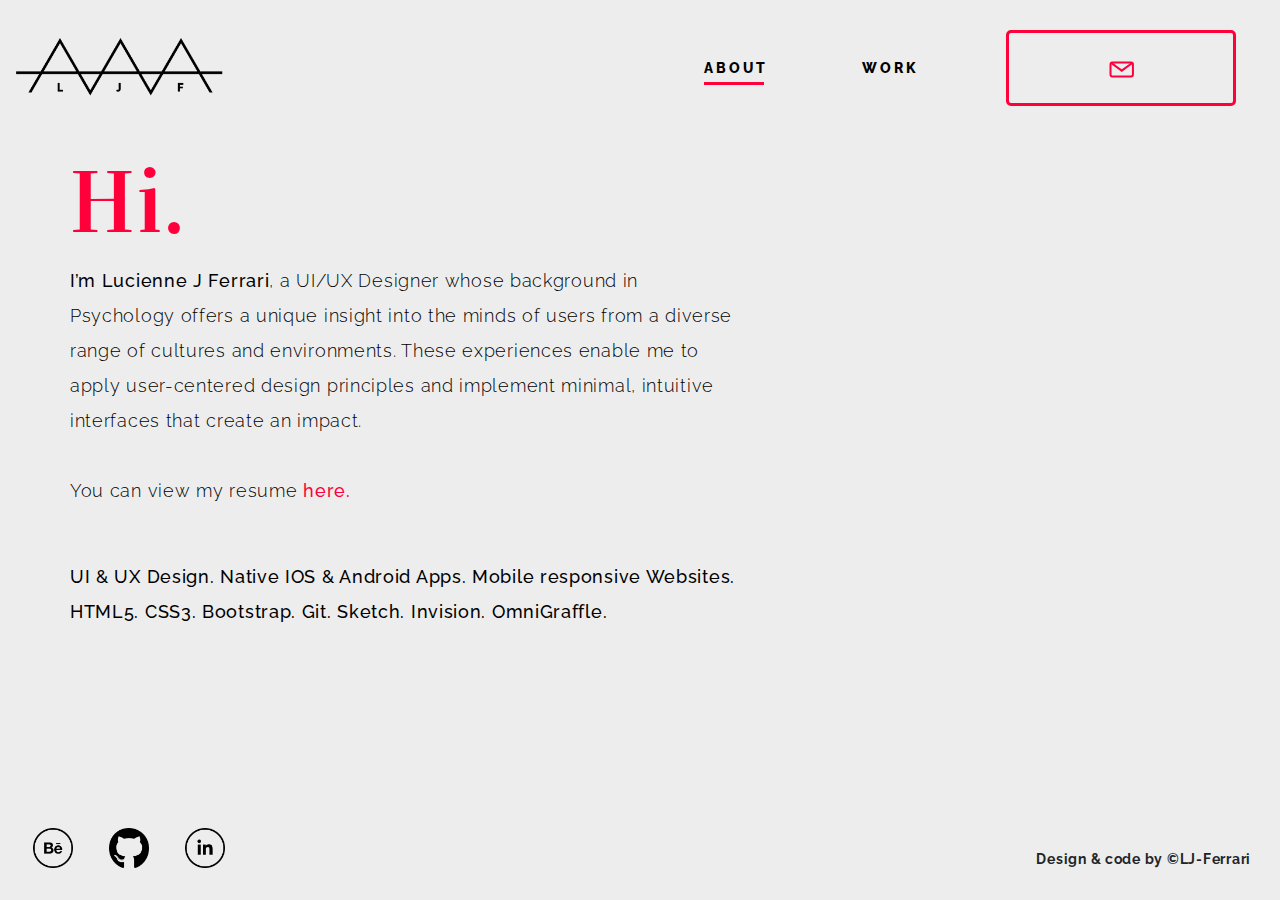
<file: index.html>
<!doctype html>
<html lang="en">
    <head>
    <!-- Required meta tags -->
        <meta charset="utf-8">
        <title>Lucienne Ferrari UI/UX Designer Portfolio </title>
        <meta name="description" content="Hi. I’m Lucienne J Ferrari, an aspiring UI/UX designer whose background in Psychology offers a unique insight into the minds of users from a diverse range of cultures and environments. These experiences enable me to apply user-centered design principles and implement minimal, intuitive interfaces that create an impact.">
        <meta property="og:title" content="Lucienne Ferrari UI/UX Designer Portfolio" />
        <meta property="og:url" content="http://www.lj-ferrari.co.uk/index.html" />
        <meta property="og:image" content="http://www.lj-ferrari.co.uk/img/LJF-logo-png.jpg">
        <meta property="og:type" content="article" />
        <meta property="og:locale" content="en_GB" />
        <meta property="og:description" content="Hi. I’m Lucienne J Ferrari, an aspiring UI/UX designer whose background in Psychology offers a unique insight into the minds of users from a diverse range of cultures and environments. These experiences enable me to apply user-centered design principles and implement minimal, intuitive interfaces that create an impact.">
        <link rel="image_src" href="http://www.lj-ferrari.co.uk/img/LJF-logo-png.jpg"/>
        <meta name="viewport" content="width=device-width, initial-scale=1, shrink-to-fit=no">

        <!-- Bootstrap CSS -->
        <link rel="stylesheet" href="https://maxcdn.bootstrapcdn.com/bootstrap/4.0.0/css/bootstrap.min.css" integrity="sha384-Gn5384xqQ1aoWXA+058RXPxPg6fy4IWvTNh0E263XmFcJlSAwiGgFAW/dAiS6JXm" crossorigin="anonymous">

        <!-- My CSS -->
        <link rel="stylesheet" href="style.css">

        <!-- Google Fonts -->
        <link href="https://fonts.googleapis.com/css?family=Raleway:300,500,700,800" rel="stylesheet">
        <link href="https://fonts.googleapis.com/css?family=Vidaloka" rel="stylesheet">
    </head>

    <body>
        
            <section id="portfolio">
        <img id="logo-mobile" src="img/ljf-logo-png.png" alt="LJF-Logo"/>
<nav class="navbar navbar-expand-lg hide">
                <button class="navbar-toggler" type="button" data-toggle="collapse" data-target="#navbarNav" aria-controls="navbarNav" aria-expanded="false" aria-label="Toggle navigation">
                    <span class="navbar-toggler-icon"><img src="img/ham-icon.svg"></span>
                </button>

                <div class="collapse navbar-collapse" id="navbarNav">

                    <ul class="navbar-nav ml-sm-auto">
                        <li class="nav-item white">
                            <a id= "about" class="nav-link-about active" href="index.html">About</a>
                        </li>
                        <li class="nav-item white">
                            <a id="work" class="nav-link-work" href="work.html">Work</a>
                        </li>
                        <li id="right-link" class="nav-item white">
                            <button id="remove-mobile-contact"><a class="contact-border" href="mailto:luciennejferrari@gmail.com"><img id="envelope-pink" src="img/Envelope.svg" alt="contact"/></a></button>
                        </li>
                    </ul>
                </div>
            </nav>
                  <!----------------->
                  
                
                <!---- Desktop Nav---->
    
               <nav class="navbar navbar-expand-sm">
                <img id="logo" src="img/ljf-logo-png.png" alt="LJF-Logo"/>
                

                <div class="collapse navbar-collapse" id="navbarNav-remove">

                    <ul class="navbar-nav ml-sm-auto">
                        <li class="nav-item white">
                            <a class="nav-link-about active" href="index.html">About</a>
                        </li>
                        <li class="nav-item white">
                            <a class="nav-link-work" href="work.html">Work</a>
                        </li>
                        <li id="right-link" class="nav-item white">
                            <button><a class="contact-border" href="mailto:luciennejferrari@gmail.com"><img id="envelope-pink" src="img/Envelope.svg" alt="contact"/></a></button>
                        </li>
                    </ul>
                </div>
            </nav>
             
                
                      <div class="container">
                <div class="row">
                    <div class="col-lg-3 col-sm-12 about">
                        <h1 id="hi"> Hi.</h1>
                    </div>
                </div>
            </div>
            <div class="container">
                <div class="row">
                    <div class="col-lg-7 col-md-8 col-sm-12 about">
                        <p class="bio"><span class="medium">I’m Lucienne J Ferrari</span>, a UI/UX Designer whose background in Psychology offers a unique insight into the minds of users from a diverse range of cultures and environments. These experiences enable me to apply user-centered design principles and implement minimal, intuitive interfaces that create an impact.
                           
                           <br>
                            <br>You can view my resume <a id ="cv" class="medium" href="img/cv.pdf">here.</a><p>
                           <br>
                            
                            <span class="medium"> UI &amp; UX Design. Native IOS &amp; Android Apps. Mobile responsive Websites. HTML5. CSS3. Bootstrap. Git. Sketch. Invision. OmniGraffle. </span>
                           
                           
                            <br> 

                           
                    </div>
                </div>
            </div>
        </section>
        
          
        

        

     <footer>
            <div id="footer" class="container-fluid">
                <div class="row justify-content-between">
                    <div class="col-sm-6 col-md-6 col text-align-left footer">
                        <a href="https://www.behance.net/luciennejferrari"><img class="social-icon left-icon" src="img/behance-icon.png" alt=""></a>
                        <a href="https://github.com/ljferrari"><img id="middle-icon" class="social-icon" src="img/github-icon.png" alt=""></a>
                        <a href="https://www.linkedin.com/in/ljferrari/"><img class= "social-icon margin-right" src="img/in-icon.png" alt=""></a>
                    </div>
                    <div id="copywrite" class="col-sm-5">
                        Design &amp; code by &copy;LJ-Ferrari
                    </div>
                </div>
            </div>
        </footer>








        <!-- Optional JavaScript -->
        <!-- jQuery first, then Popper.js, then Bootstrap JS -->
        <script src="https://code.jquery.com/jquery-3.2.1.slim.min.js" integrity="sha384-KJ3o2DKtIkvYIK3UENzmM7KCkRr/rE9/Qpg6aAZGJwFDMVNA/GpGFF93hXpG5KkN" crossorigin="anonymous"></script>
        <script src="https://cdnjs.cloudflare.com/ajax/libs/popper.js/1.12.9/umd/popper.min.js" integrity="sha384-ApNbgh9B+Y1QKtv3Rn7W3mgPxhU9K/ScQsAP7hUibX39j7fakFPskvXusvfa0b4Q" crossorigin="anonymous"></script>
        <script src="https://maxcdn.bootstrapcdn.com/bootstrap/4.0.0/js/bootstrap.min.js" integrity="sha384-JZR6Spejh4U02d8jOt6vLEHfe/JQGiRRSQQxSfFWpi1MquVdAyjUar5+76PVCmYl" crossorigin="anonymous"></script>
    </body>
</html>
</file>
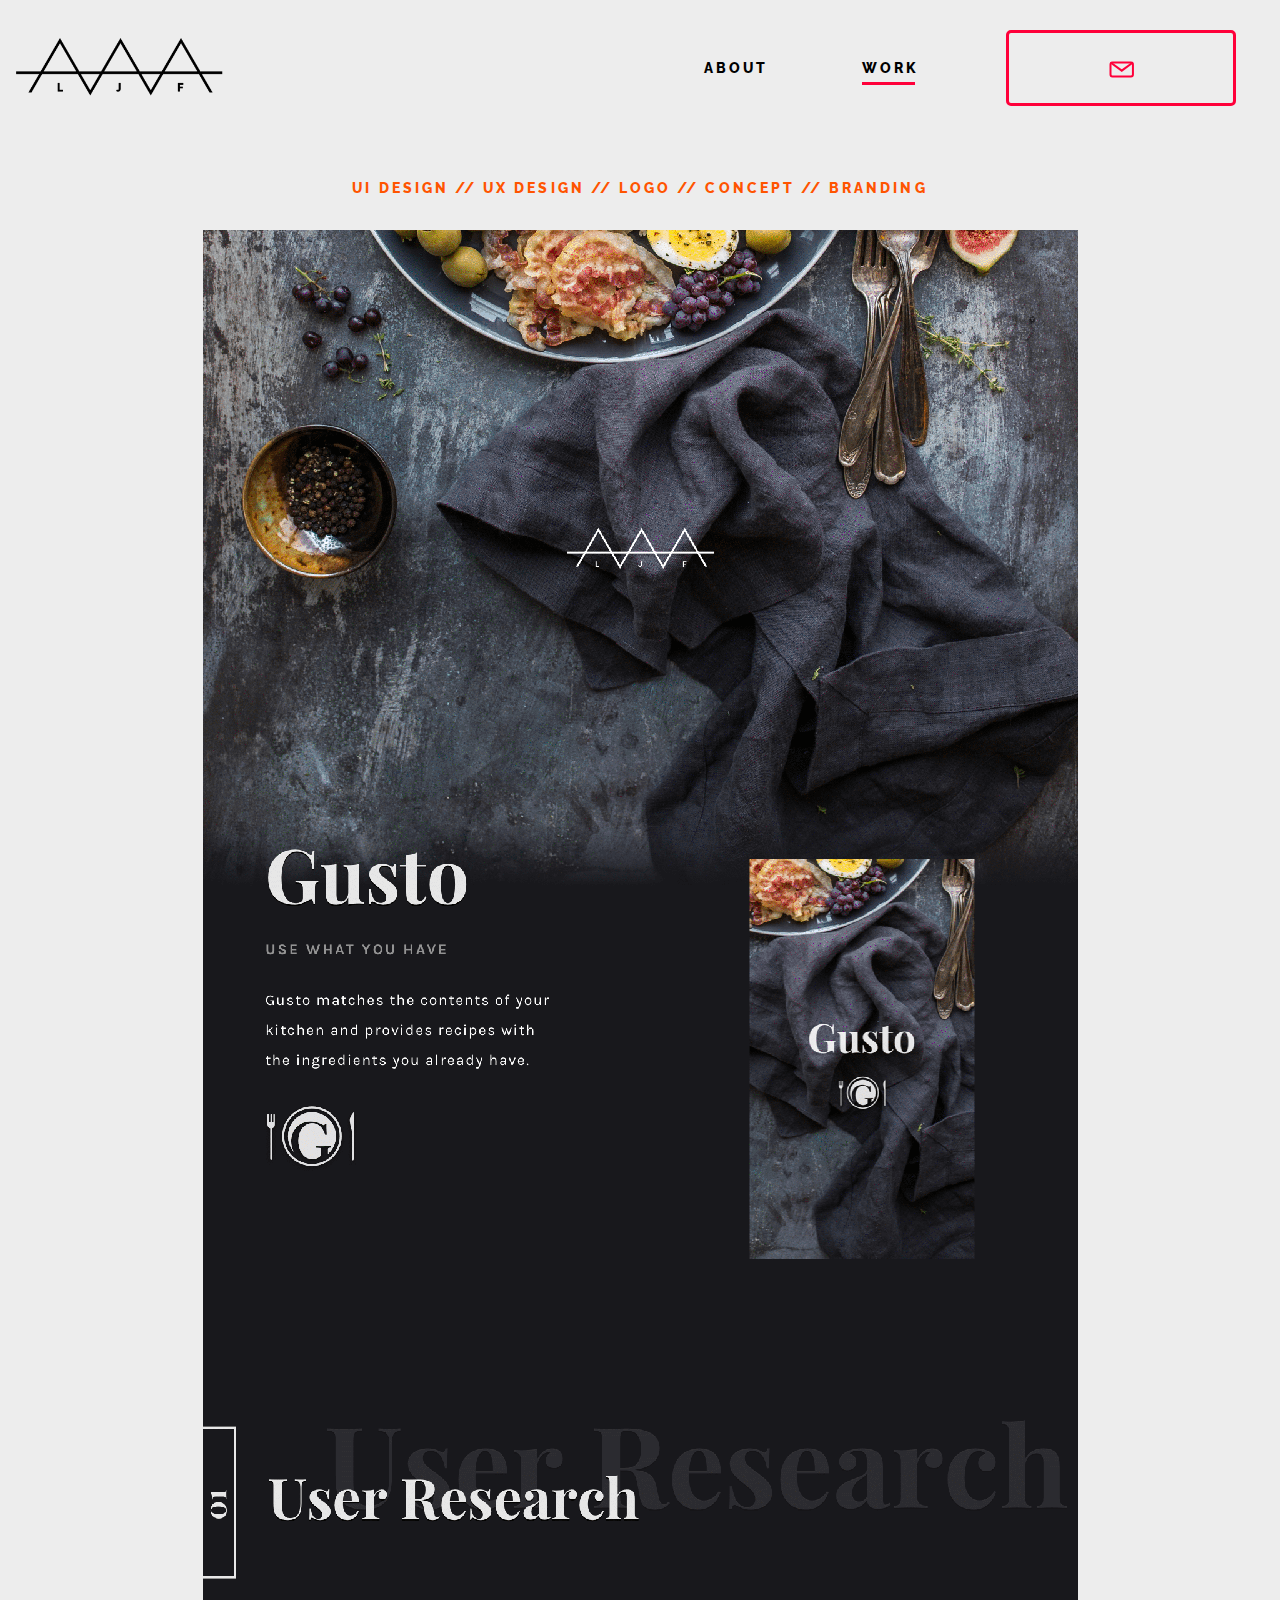
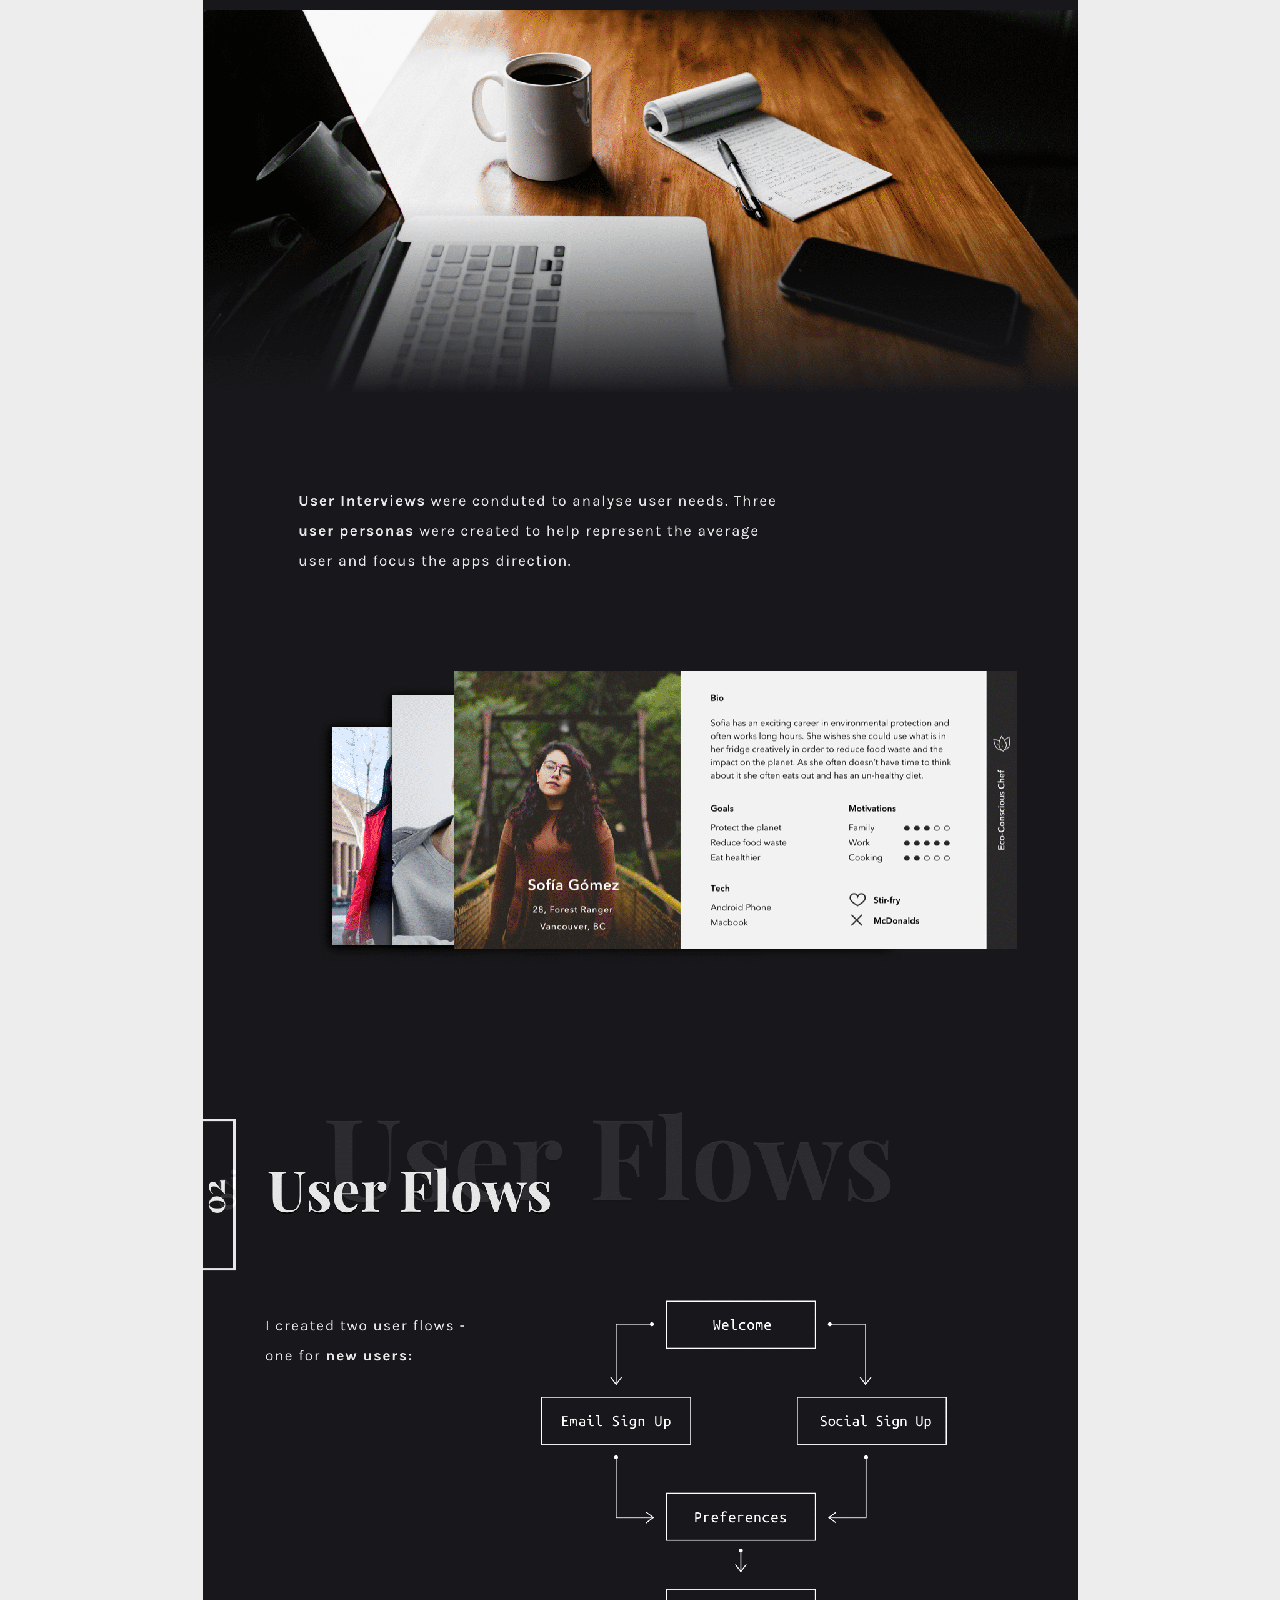
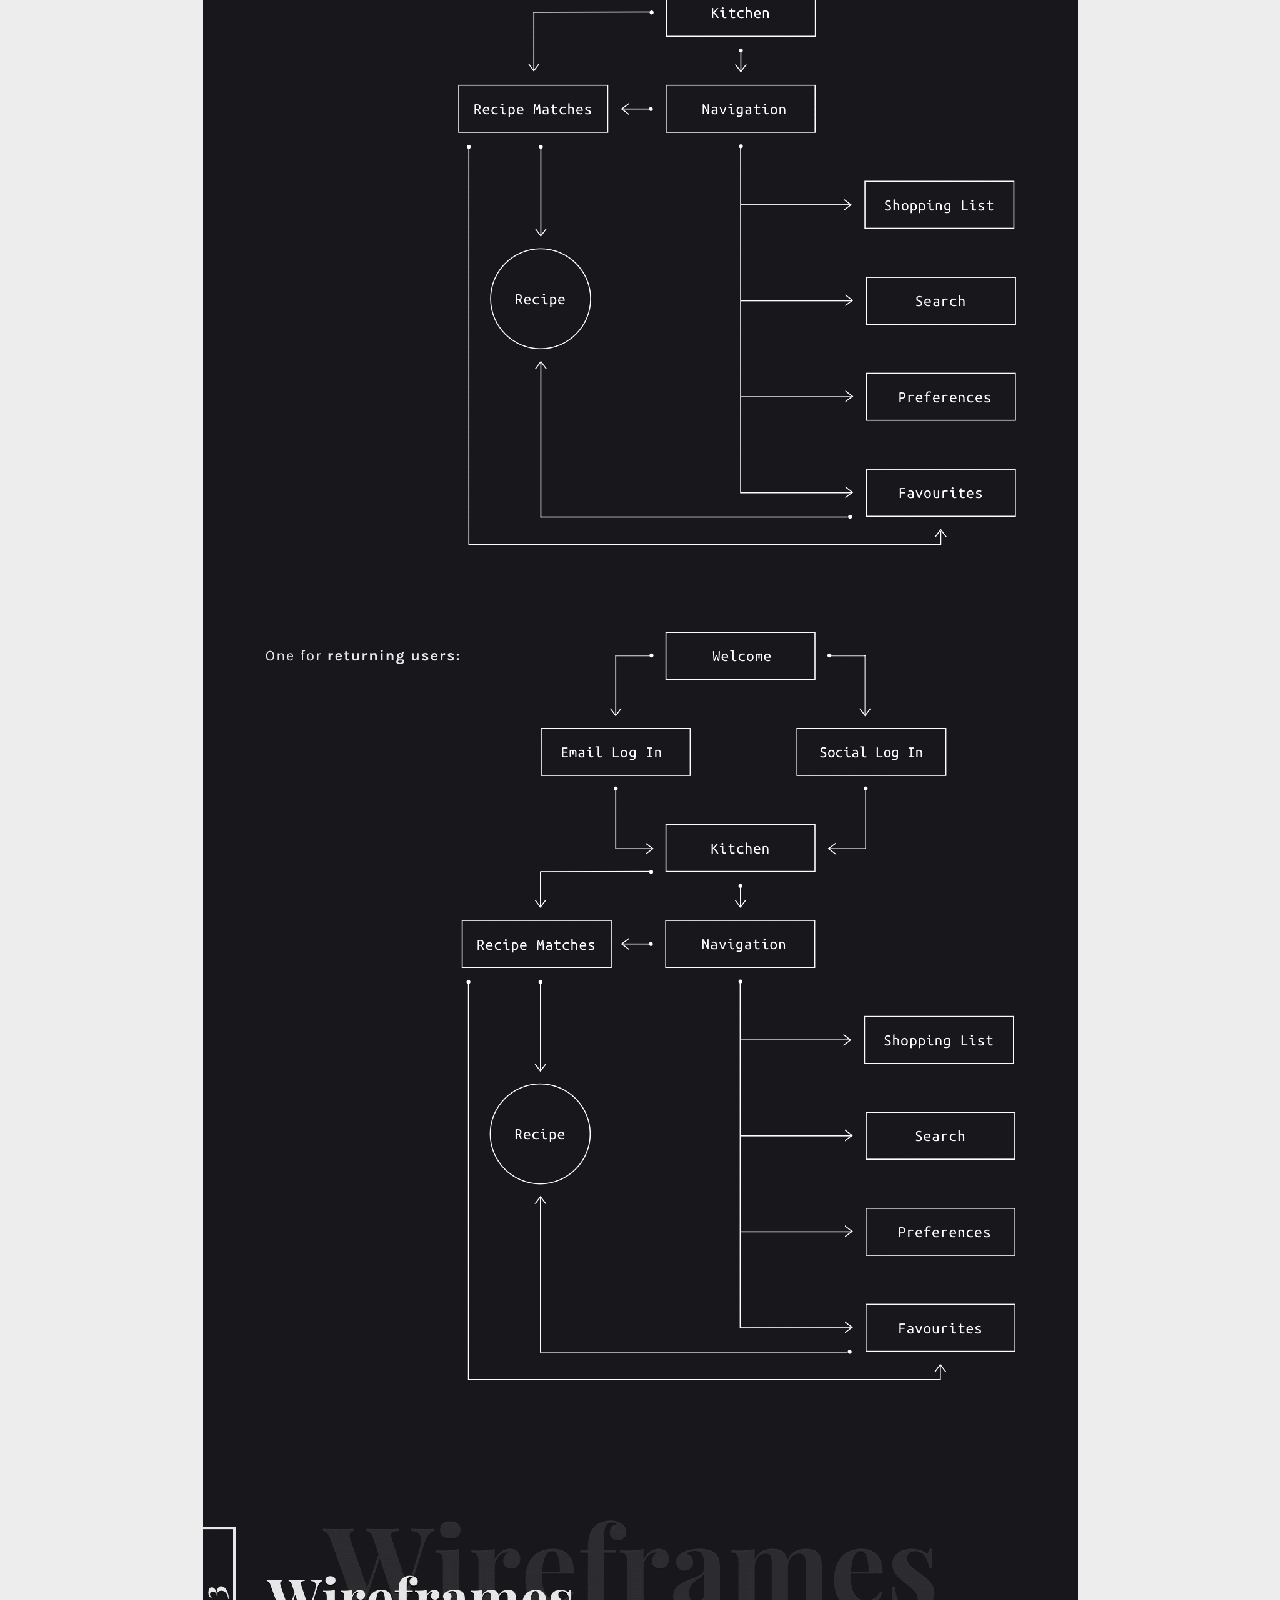
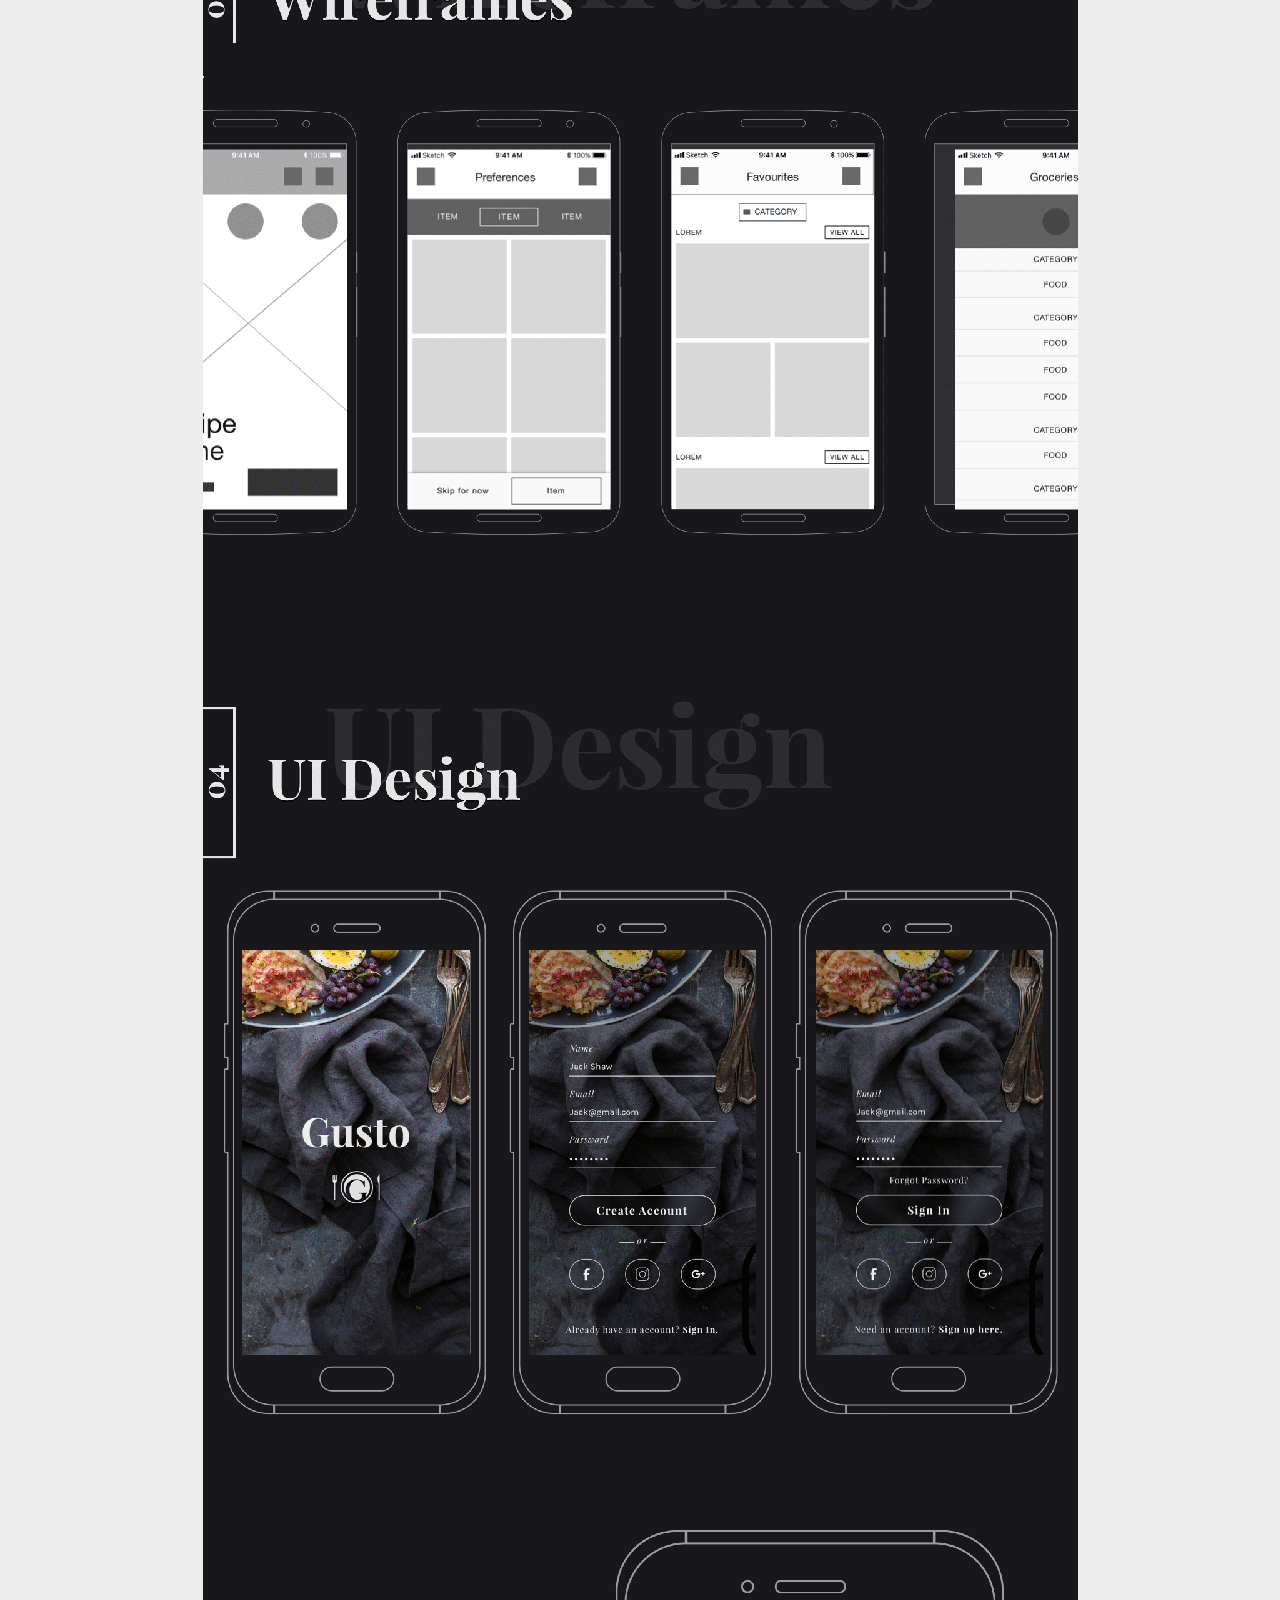
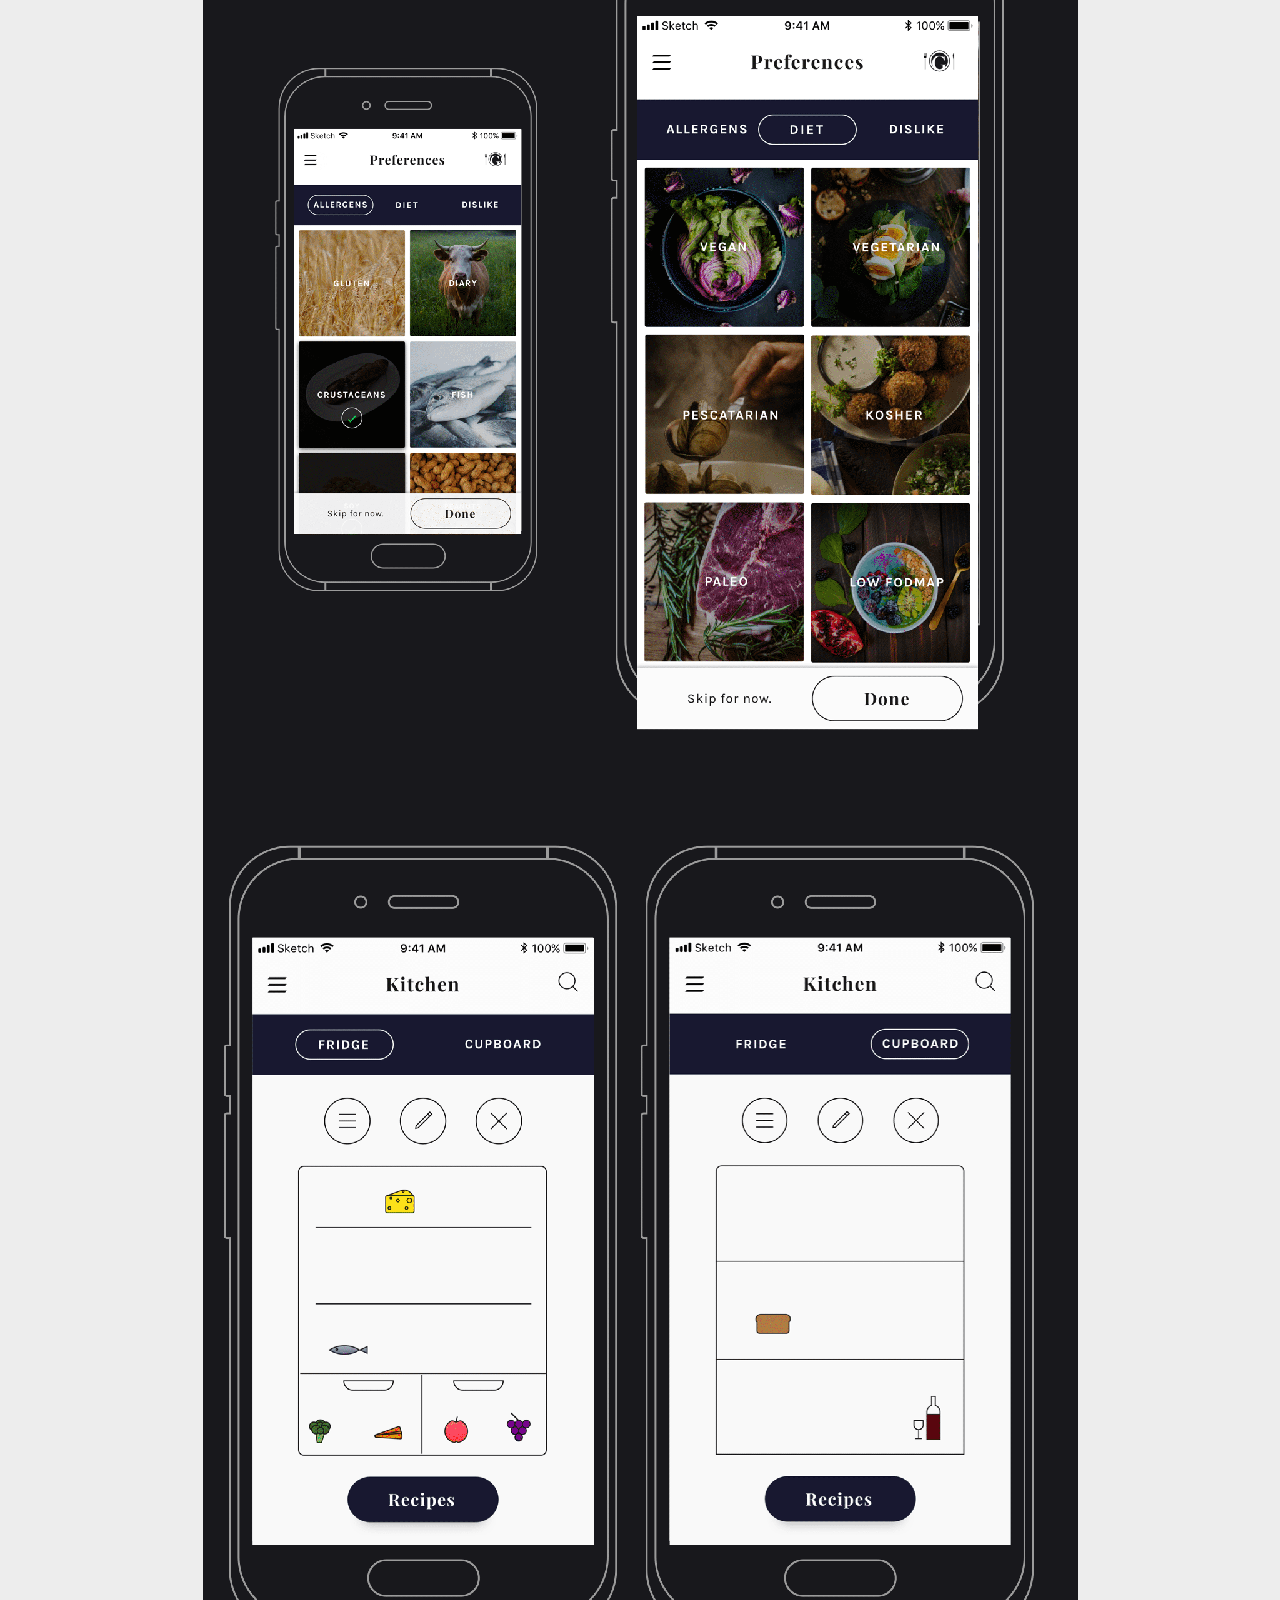
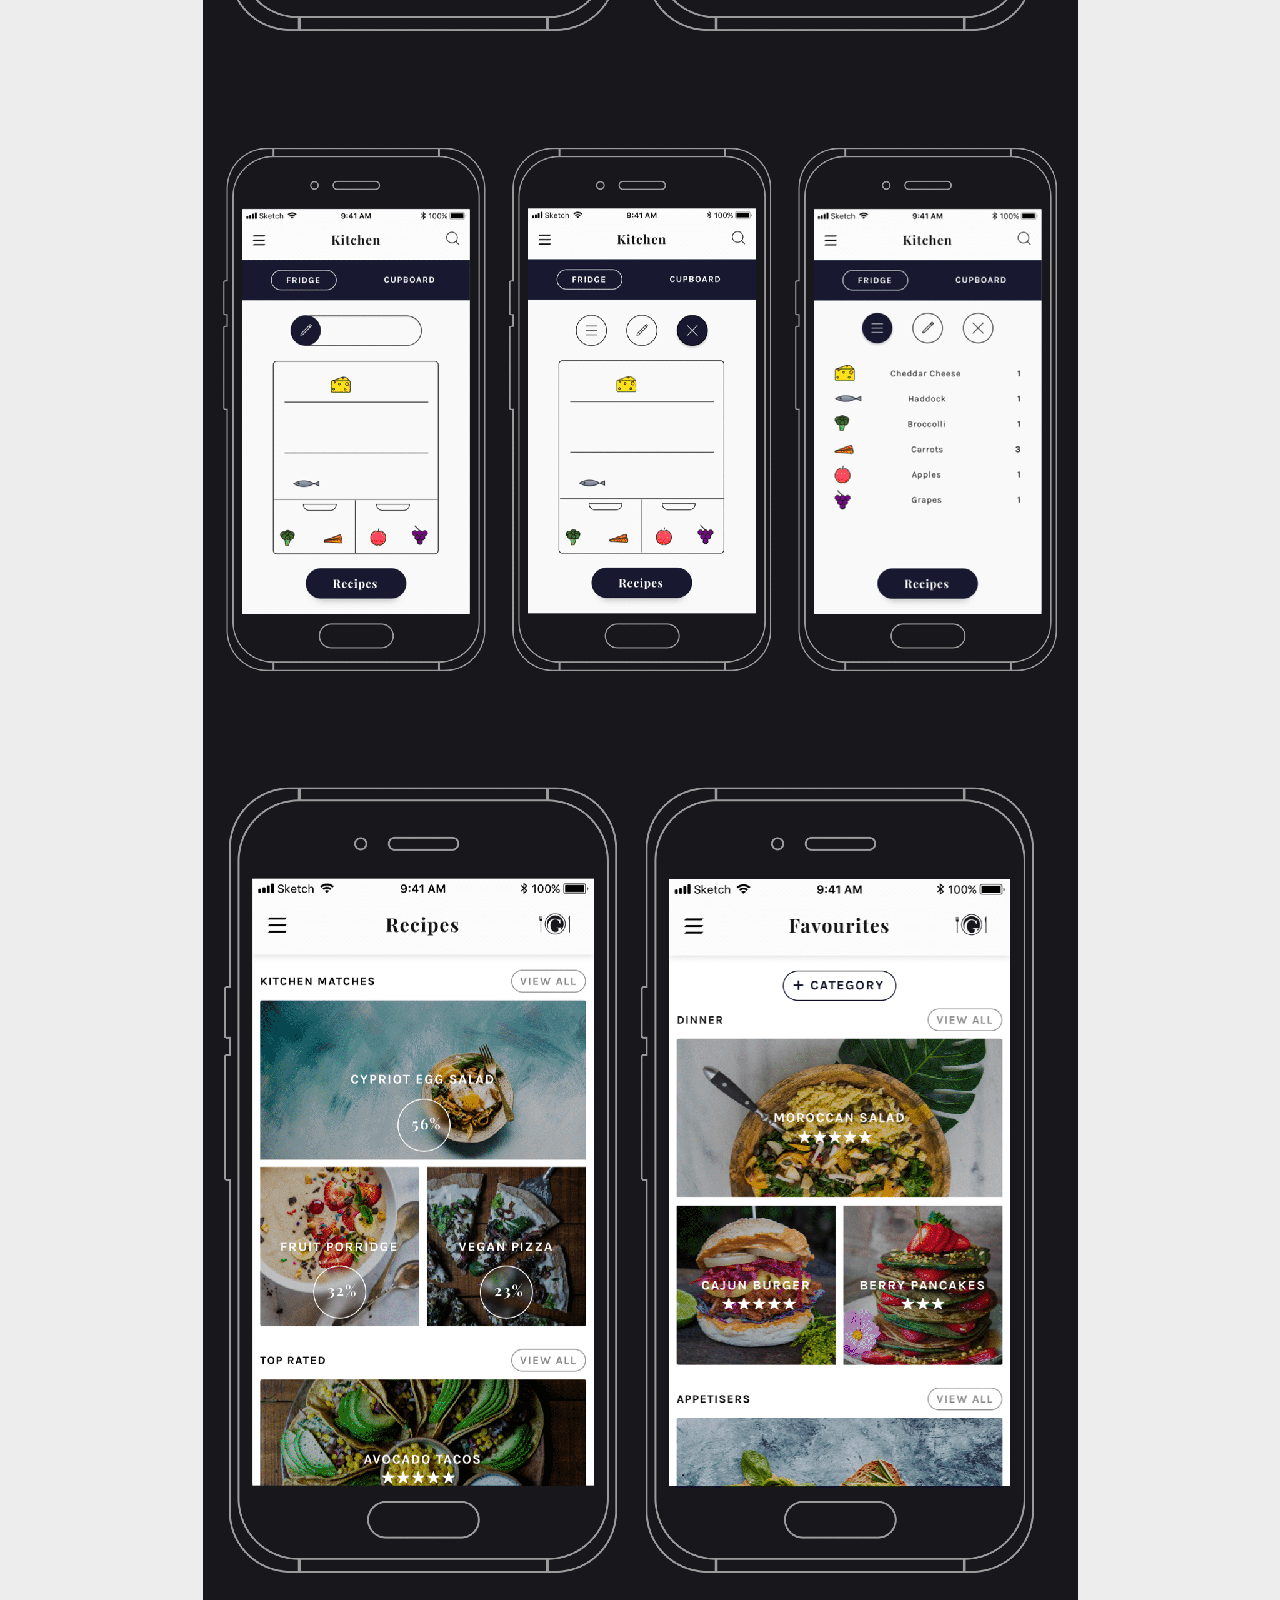
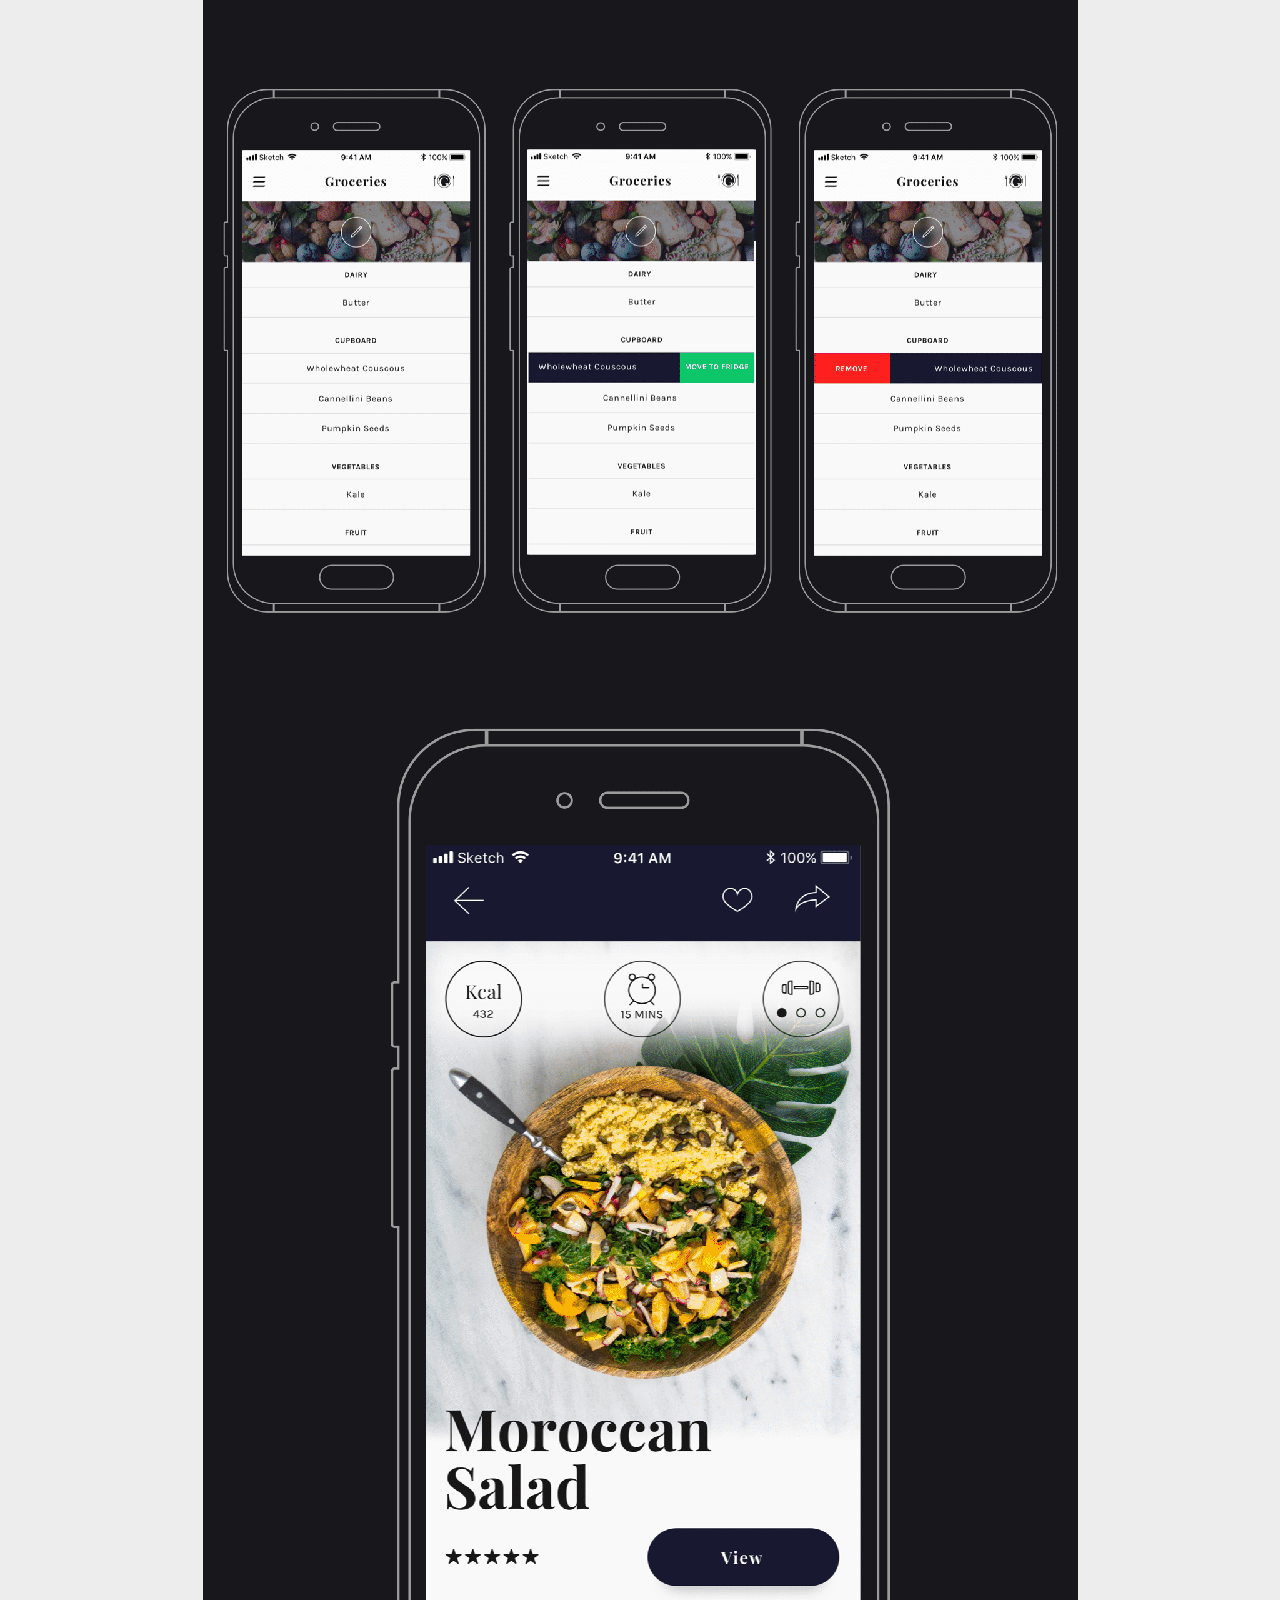
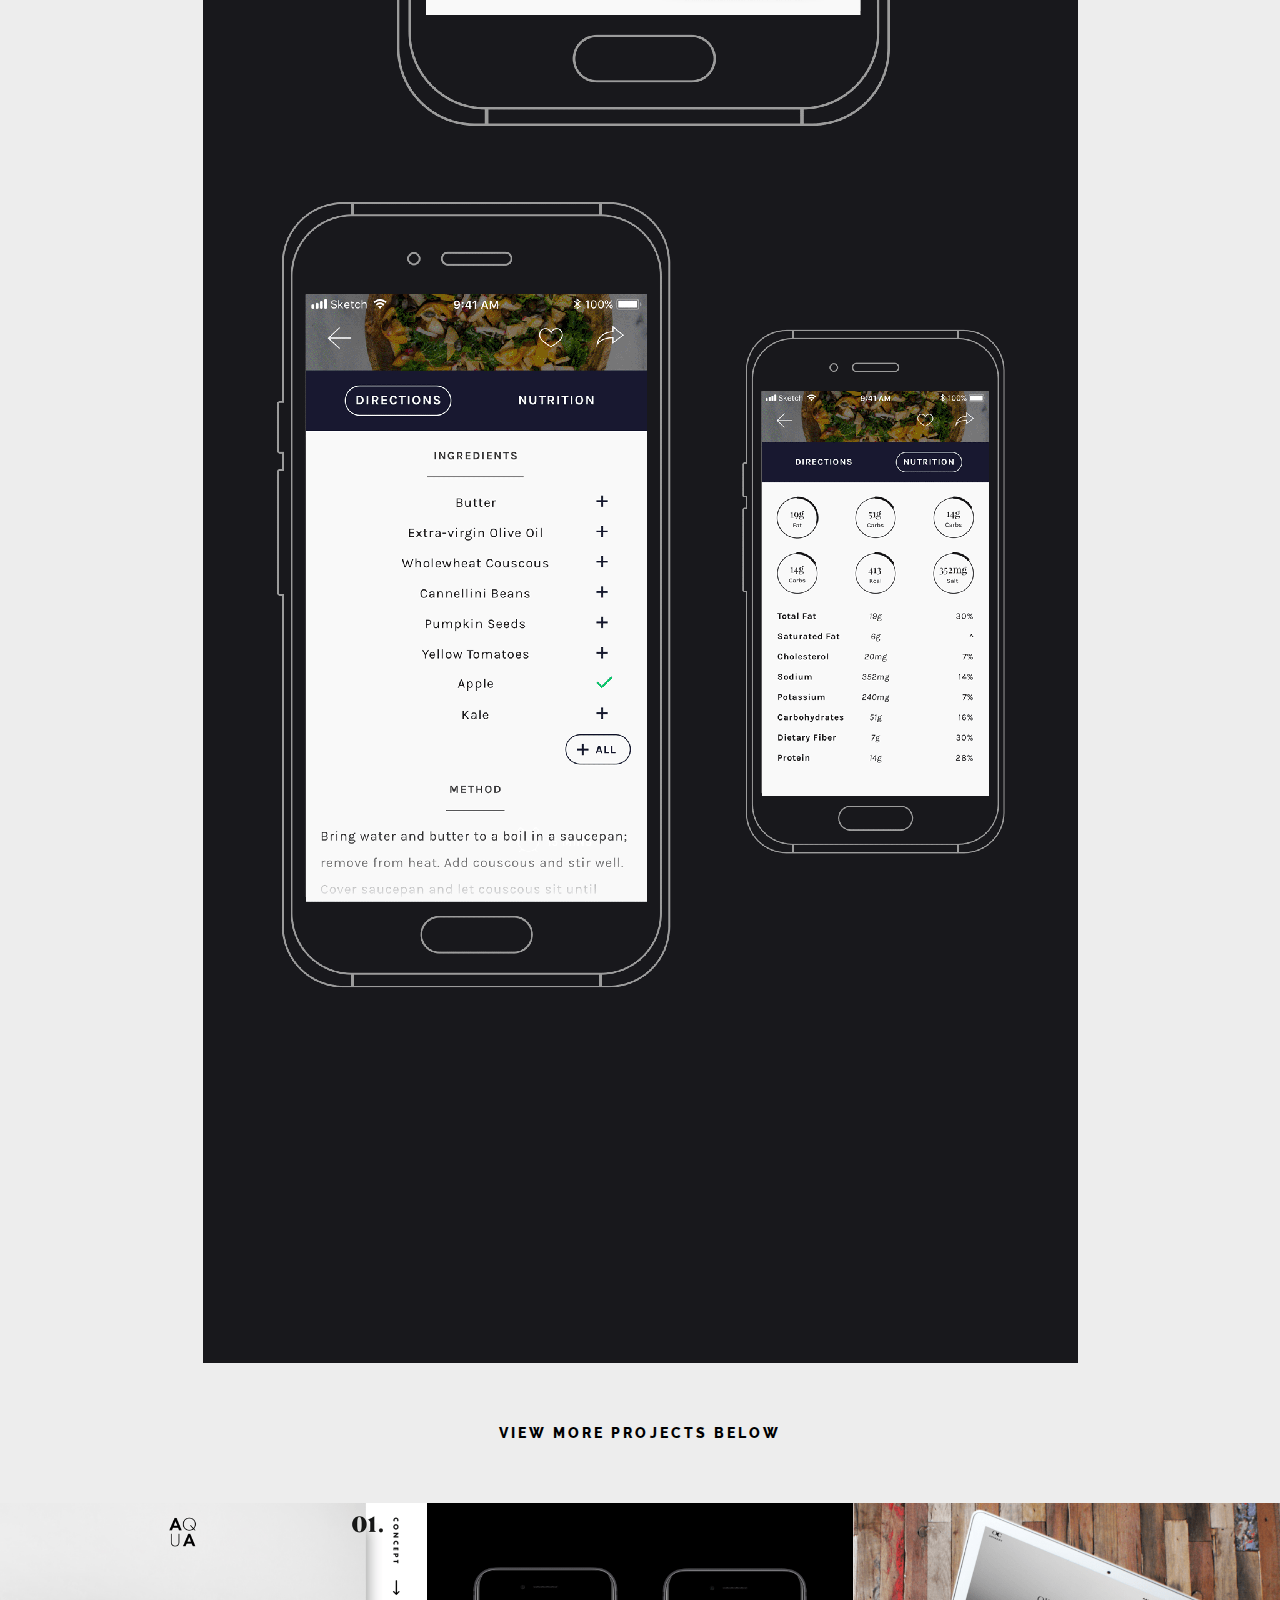
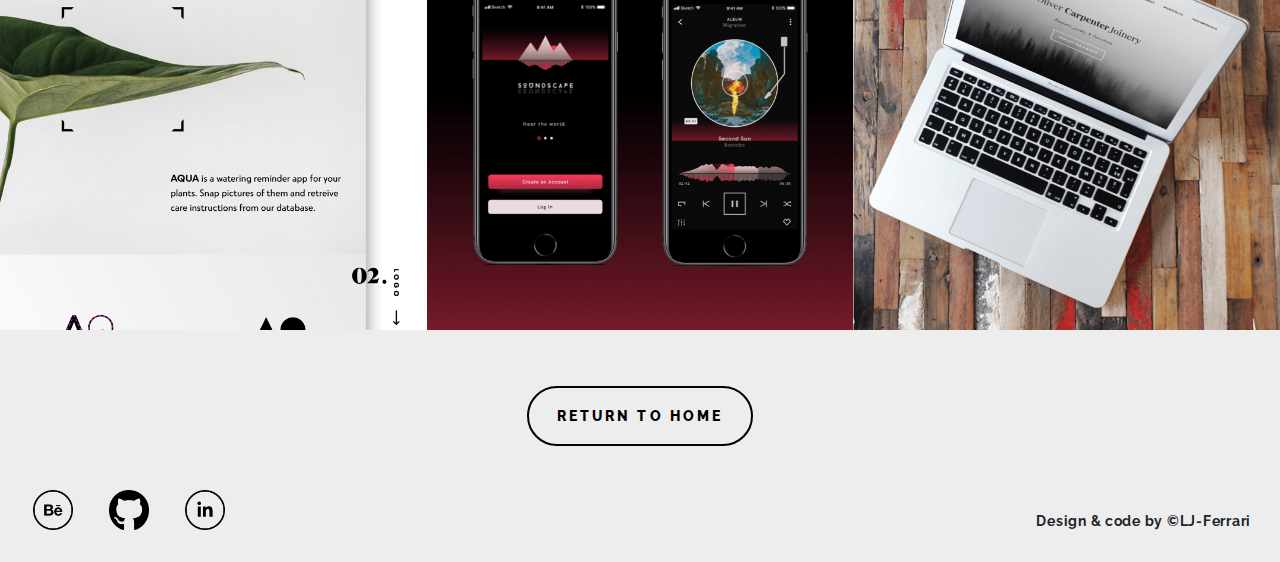
<file: gusto.html>
<!doctype html>
<html lang="en">
    <head>
           <!-- Required meta tags -->
        <meta charset="utf-8">
        <title>Lucienne Ferrari UI/UX Designer Portfolio </title>
        <meta name="description" content="Hi. I’m Lucienne J Ferrari, an aspiring UI/UX designer whose background in Psychology offers a unique insight into the minds of users from a diverse range of cultures and environments. These experiences enable me to apply user-centered design principles and implement minimal, intuitive interfaces that create an impact.">
        <meta property="og:title" content="Lucienne Ferrari UI/UX Designer Portfolio" />
        <meta property="og:url" content="http://www.lj-ferrari.co.uk/index.html" />
        <meta property="og:image" content="http://www.lj-ferrari.co.uk/img/LJF-logo-png.jpg">
        <meta property="og:type" content="article" />
        <meta property="og:locale" content="en_GB" />
        <meta property="og:description" content="Hi. I’m Lucienne J Ferrari, an aspiring UI/UX designer whose background in Psychology offers a unique insight into the minds of users from a diverse range of cultures and environments. These experiences enable me to apply user-centered design principles and implement minimal, intuitive interfaces that create an impact.">
        <link rel="image_src" href="http://www.lj-ferrari.co.uk/img/LJF-logo-png.jpg"/>
        <meta name="viewport" content="width=device-width, initial-scale=1, shrink-to-fit=no">
        <!-- Bootstrap CSS -->
        <link rel="stylesheet" href="https://maxcdn.bootstrapcdn.com/bootstrap/4.0.0/css/bootstrap.min.css" integrity="sha384-Gn5384xqQ1aoWXA+058RXPxPg6fy4IWvTNh0E263XmFcJlSAwiGgFAW/dAiS6JXm" crossorigin="anonymous">
        
         <!-- Font Awesome -->
        <link rel="stylesheet" href="https://use.fontawesome.com/releases/v5.0.13/css/all.css" integrity="sha384-DNOHZ68U8hZfKXOrtjWvjxusGo9WQnrNx2sqG0tfsghAvtVlRW3tvkXWZh58N9jp" crossorigin="anonymous">

        <!-- My CSS -->
        <link rel="stylesheet" href="style.css">
        <!-- Google Fonts -->
        <link href="https://fonts.googleapis.com/css?family=Raleway:300,500,700,800" rel="stylesheet">
    </head>

    <body>

      <section id="portfolio">
        <img id="logo-mobile" src="img/ljf-logo-png.png" alt="LJF-Logo"/>
<nav class="navbar navbar-expand-lg hide">
                <button class="navbar-toggler" type="button" data-toggle="collapse" data-target="#navbarNav" aria-controls="navbarNav" aria-expanded="false" aria-label="Toggle navigation">
                    <span class="navbar-toggler-icon"><img src="img/ham-icon.svg"></span>
                </button>

                <div class="collapse navbar-collapse" id="navbarNav">

                    <ul class="navbar-nav ml-sm-auto">
                        <li class="nav-item white">
                            <a id= "about" class="nav-link-about" href="index.html">About</a>
                        </li>
                        <li class="nav-item white">
                            <a id="work" class="nav-link-work active" href="work.html">Work</a>
                        </li>
                        <li id="right-link" class="nav-item white">
                            <button id="remove-mobile-contact"><a class="contact-border" href="mailto:luciennejferrari@gmail.com"><img id="envelope-pink" src="img/Envelope.svg" alt="contact"/></a></button>
                        </li>
                    </ul>
                </div>
            </nav>
                  <!----------------->
                  
                
                <!---- Desktop Nav---->
    
               <nav class="navbar navbar-expand-sm">
                <img id="logo" src="img/ljf-logo-png.png" alt="LJF-Logo"/>
                

                <div class="collapse navbar-collapse" id="navbarNav-remove">

                    <ul class="navbar-nav ml-sm-auto">
                        <li class="nav-item white">
                            <a class="nav-link-about" href="index.html">About</a>
                        </li>
                        <li class="nav-item white">
                            <a class="nav-link-work active" href="work.html">Work</a>
                        </li>
                        <li id="right-link" class="nav-item white">
                            <button><a class="contact-border" href="mailto:luciennejferrari@gmail.com"><img id="envelope-pink" src="img/Envelope.svg" alt="contact"/></a></button>
                        </li>
                    </ul>
                </div>
            </nav>
             
           
<p class="view-more gusto-title">UI Design // UX Design // Logo // Concept // Branding</p>   
             
           
<img class="casestudy-img margin" src="img/gusto-casestudy.png" alt="Gusto Case Study">
        
<p class="view-more">View more projects below</p>
         
                <div class="container-fluid work margin-top">
                <div class="row">
                    <div class="col-lg-4 col-sm-6">
                        <a href="aqua.html" class="portfolio-box aqua" data-lightbox="image-3" data-title="Your caption">
                            <img src="img/aqua-pngx2-min.png" class="img-responsive" alt="Aqua App">
                            <div class="portfolio-box-caption">
                                <div class="portfolio-box-caption-content">
                                    <div class="project-category text-faded">
                                        <p>UI</p>
                                        <p>UX</p>
                                        <p>Logo</p>
                                        <p>Concept</p>
                                        <p>Branding</p>
                                    </div>

                                </div>
                            </div>
                        </a>
                    </div>
                    <div class="col-lg-4 col-sm-6">
                        <a href="soundscape.html" class="portfolio-box soundscape" data-lightbox="image-2" data-title="Your caption">
                            <img src="img/soundscape-mockup-min.png" class="img-responsive" alt="Soundscape App">
                            <div class="portfolio-box-caption ">
                                <div class="portfolio-box-caption-content">
                                    <div class="project-category text-faded">
                                        <p>UI</p>
                                        <p>Logo</p>
                                        <p>Concept</p>
                                        <p>Branding</p>
                                    </div>
                                </div>
                            </div>
                        </a>
                    </div>
                    <div class="col-lg-4 col-sm-6">
                        <a href="ocj.html" class="portfolio-box ocj">
                            <img src="img/ojd-minus-min.png" class="img-responsive" alt="OJD Website">
                            <div class="portfolio-box-caption">
                                <div class="portfolio-box-caption-content">
                                    <div class="project-category text-faded">
                                        <p>UI</p>
                                        <p>HTML5</p>
                                        <p>CSS3</p>
                                        <p>Bootstrap 4</p>
                                        <p>Git</p>


                                    </div>
                                </div>
                            </div>
                        </a>
                    </div>

                </div>
            </div>     
         <div class="container-fluid">
    <div class="row">
        <div class="col-lg-12">
        <ul>
            <a class = "link-return" href="index.html"><li class="return">
                <i class="fas fa-arrow-left"></i>

return to home
            </li></a>
        </ul>
        </div>


    </div>
</div>
         
         
          </section>
  

        <footer>
            <div id="footer" class="container-fluid">
                <div class="row justify-content-between">
                    <div class="col-sm-6 col-md-6 col text-align-left footer">
                        <a href="https://www.behance.net/luciennejferrari"><img class="social-icon left-icon" src="img/behance-icon.png" alt=""></a>
                        <a href="https://github.com/ljferrari"><img id="middle-icon" class="social-icon" src="img/github-icon.png" alt=""></a>
                        <a href="https://www.linkedin.com/in/ljferrari/"><img class= "social-icon margin-right" src="img/in-icon.png" alt=""></a>
                    </div>
                    <div id="copywrite" class="col-sm-5">
                        Design &amp; code by &copy;LJ-Ferrari
                    </div>
                </div>
            </div>
        </footer>





        <!-- Optional JavaScript -->
        <!-- jQuery first, then Popper.js, then Bootstrap JS -->
        <script src="https://code.jquery.com/jquery-3.2.1.slim.min.js" integrity="sha384-KJ3o2DKtIkvYIK3UENzmM7KCkRr/rE9/Qpg6aAZGJwFDMVNA/GpGFF93hXpG5KkN" crossorigin="anonymous"></script>
        <script src="https://cdnjs.cloudflare.com/ajax/libs/popper.js/1.12.9/umd/popper.min.js" integrity="sha384-ApNbgh9B+Y1QKtv3Rn7W3mgPxhU9K/ScQsAP7hUibX39j7fakFPskvXusvfa0b4Q" crossorigin="anonymous"></script>
        <script src="https://maxcdn.bootstrapcdn.com/bootstrap/4.0.0/js/bootstrap.min.js" integrity="sha384-JZR6Spejh4U02d8jOt6vLEHfe/JQGiRRSQQxSfFWpi1MquVdAyjUar5+76PVCmYl" crossorigin="anonymous"></script>
    </body>
</html>
</file>
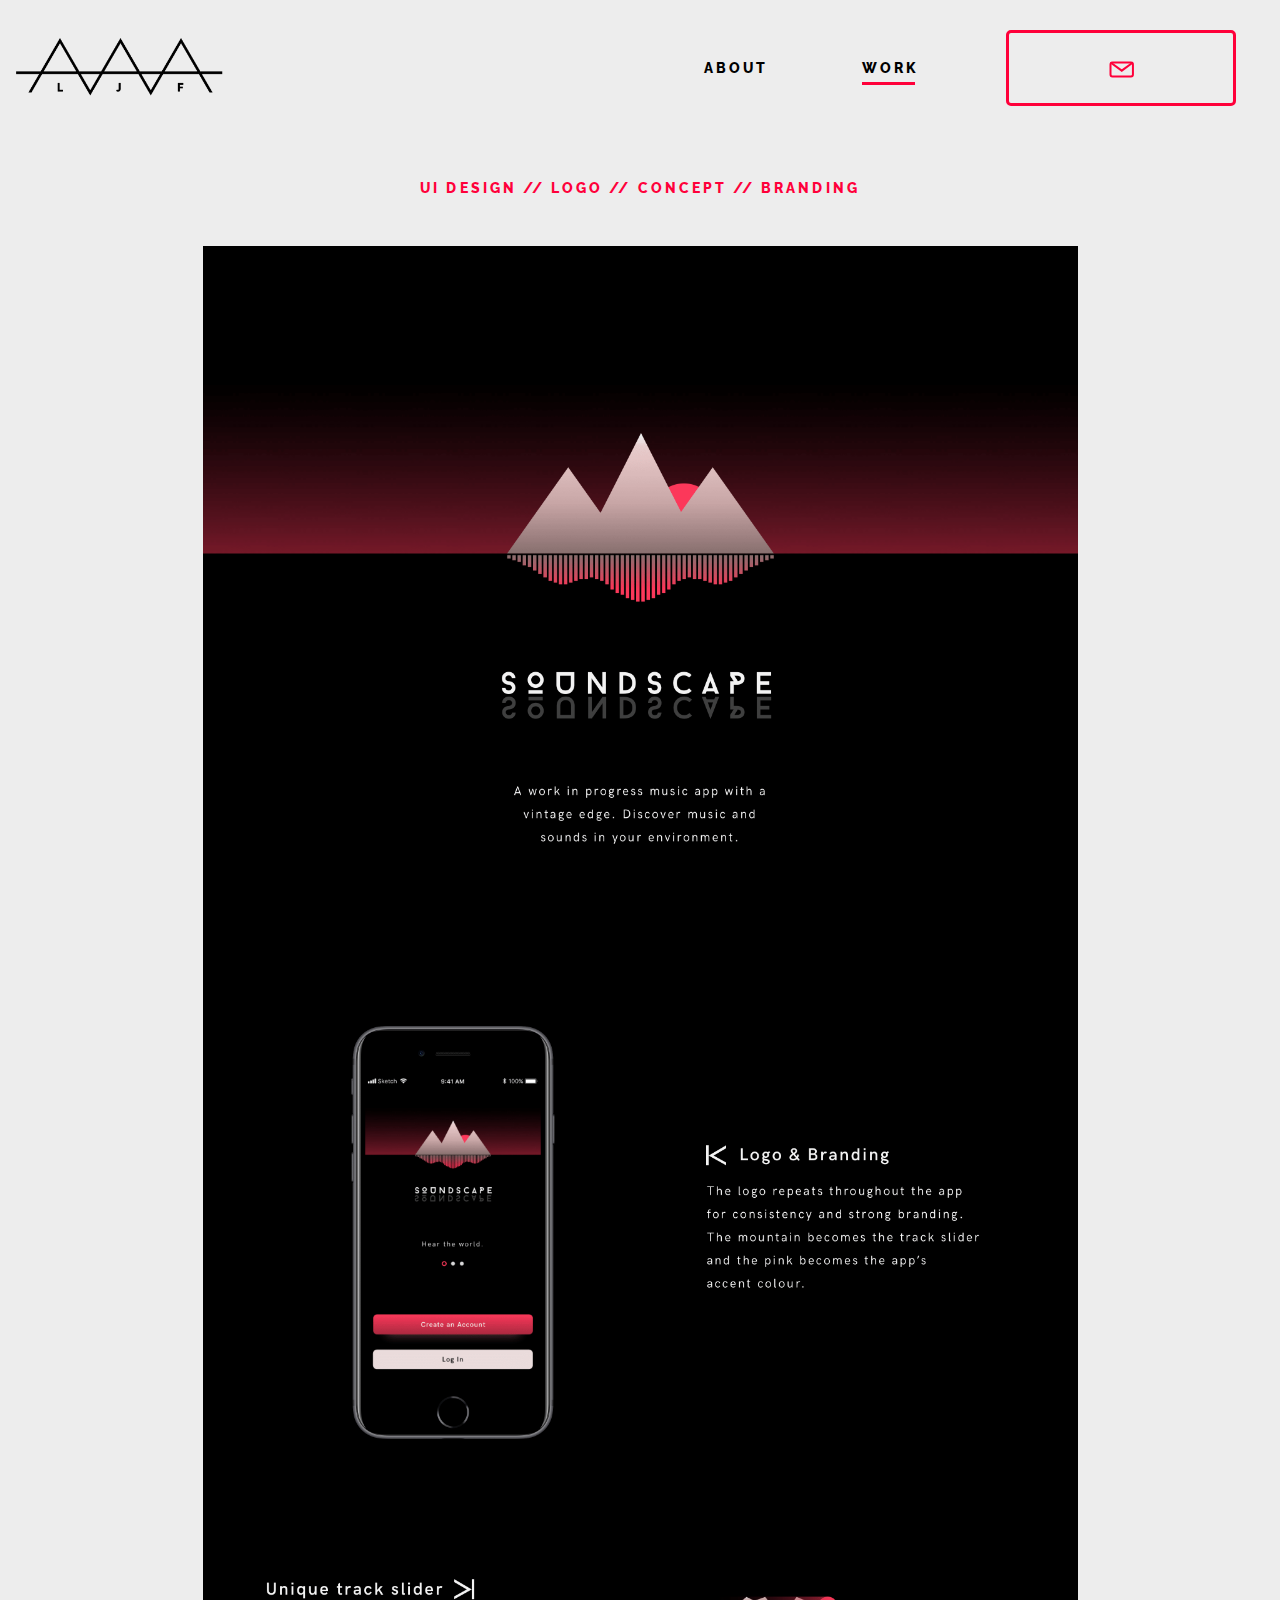
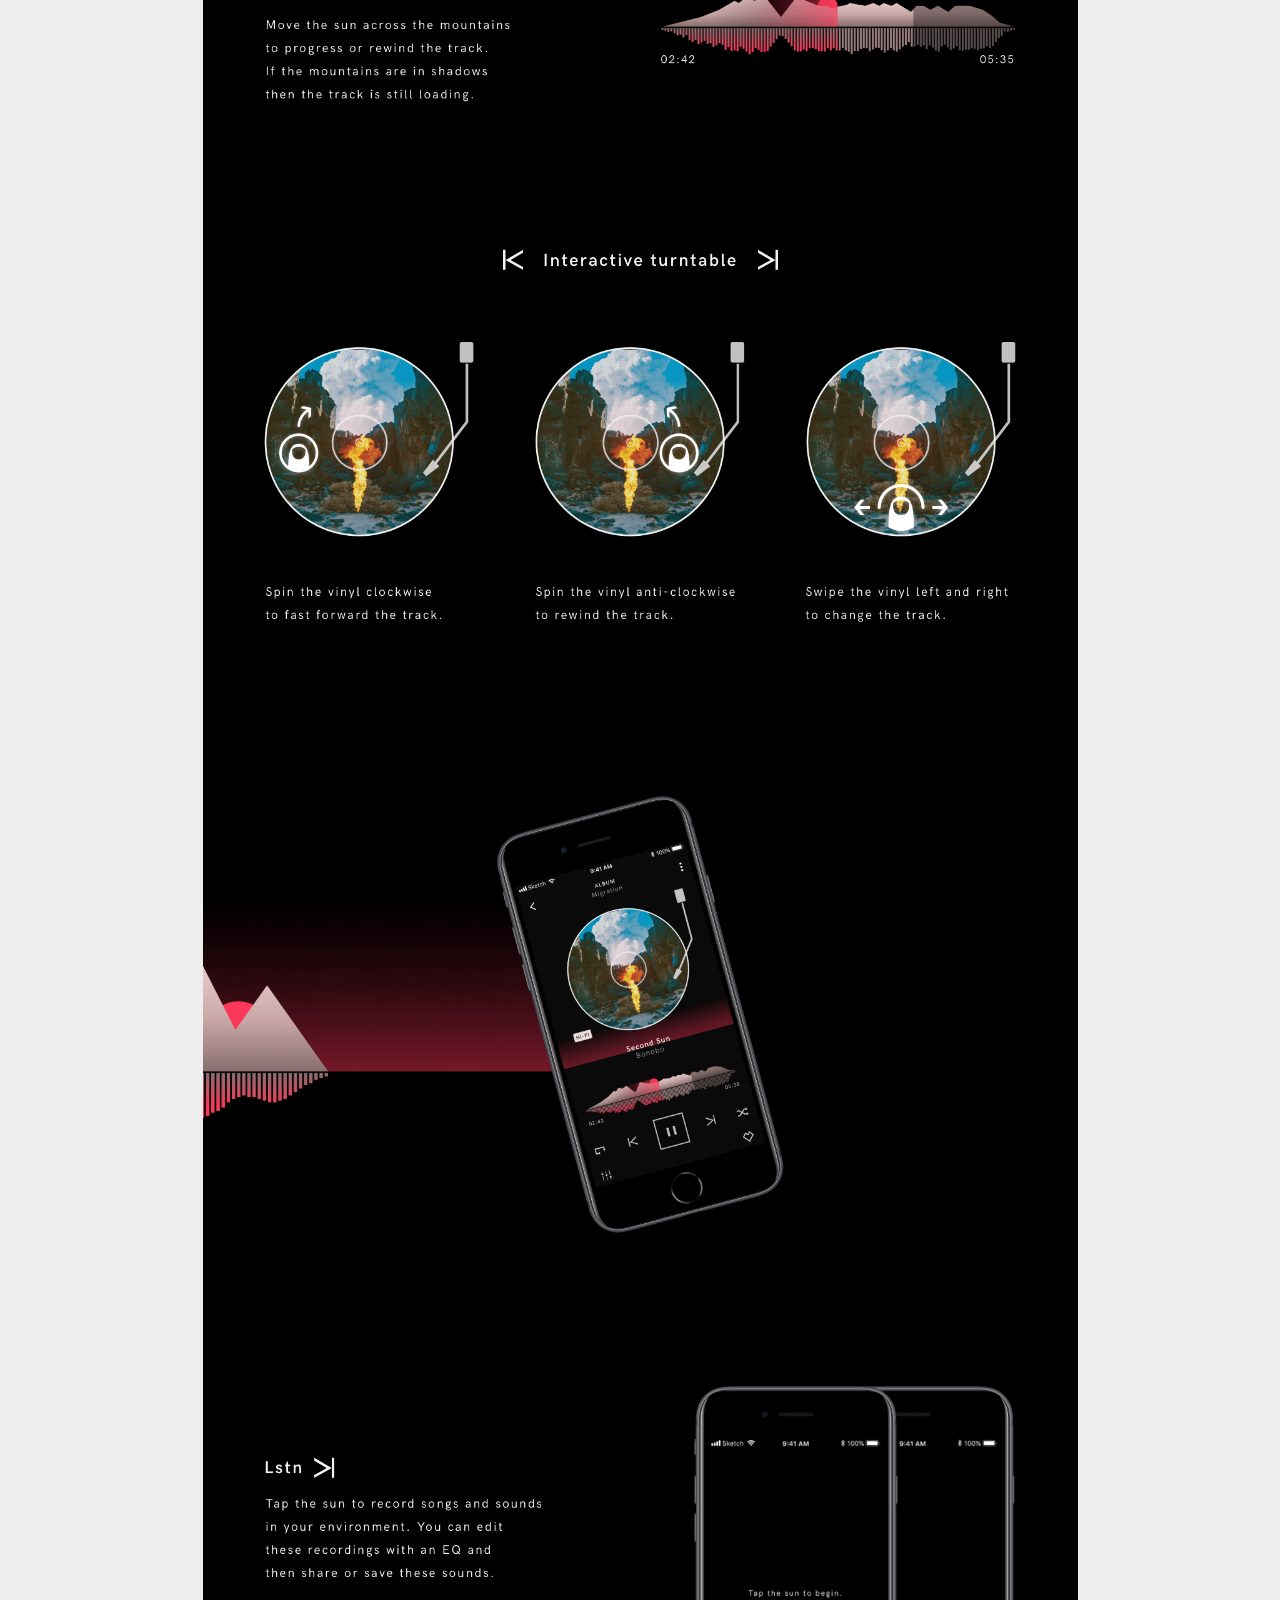
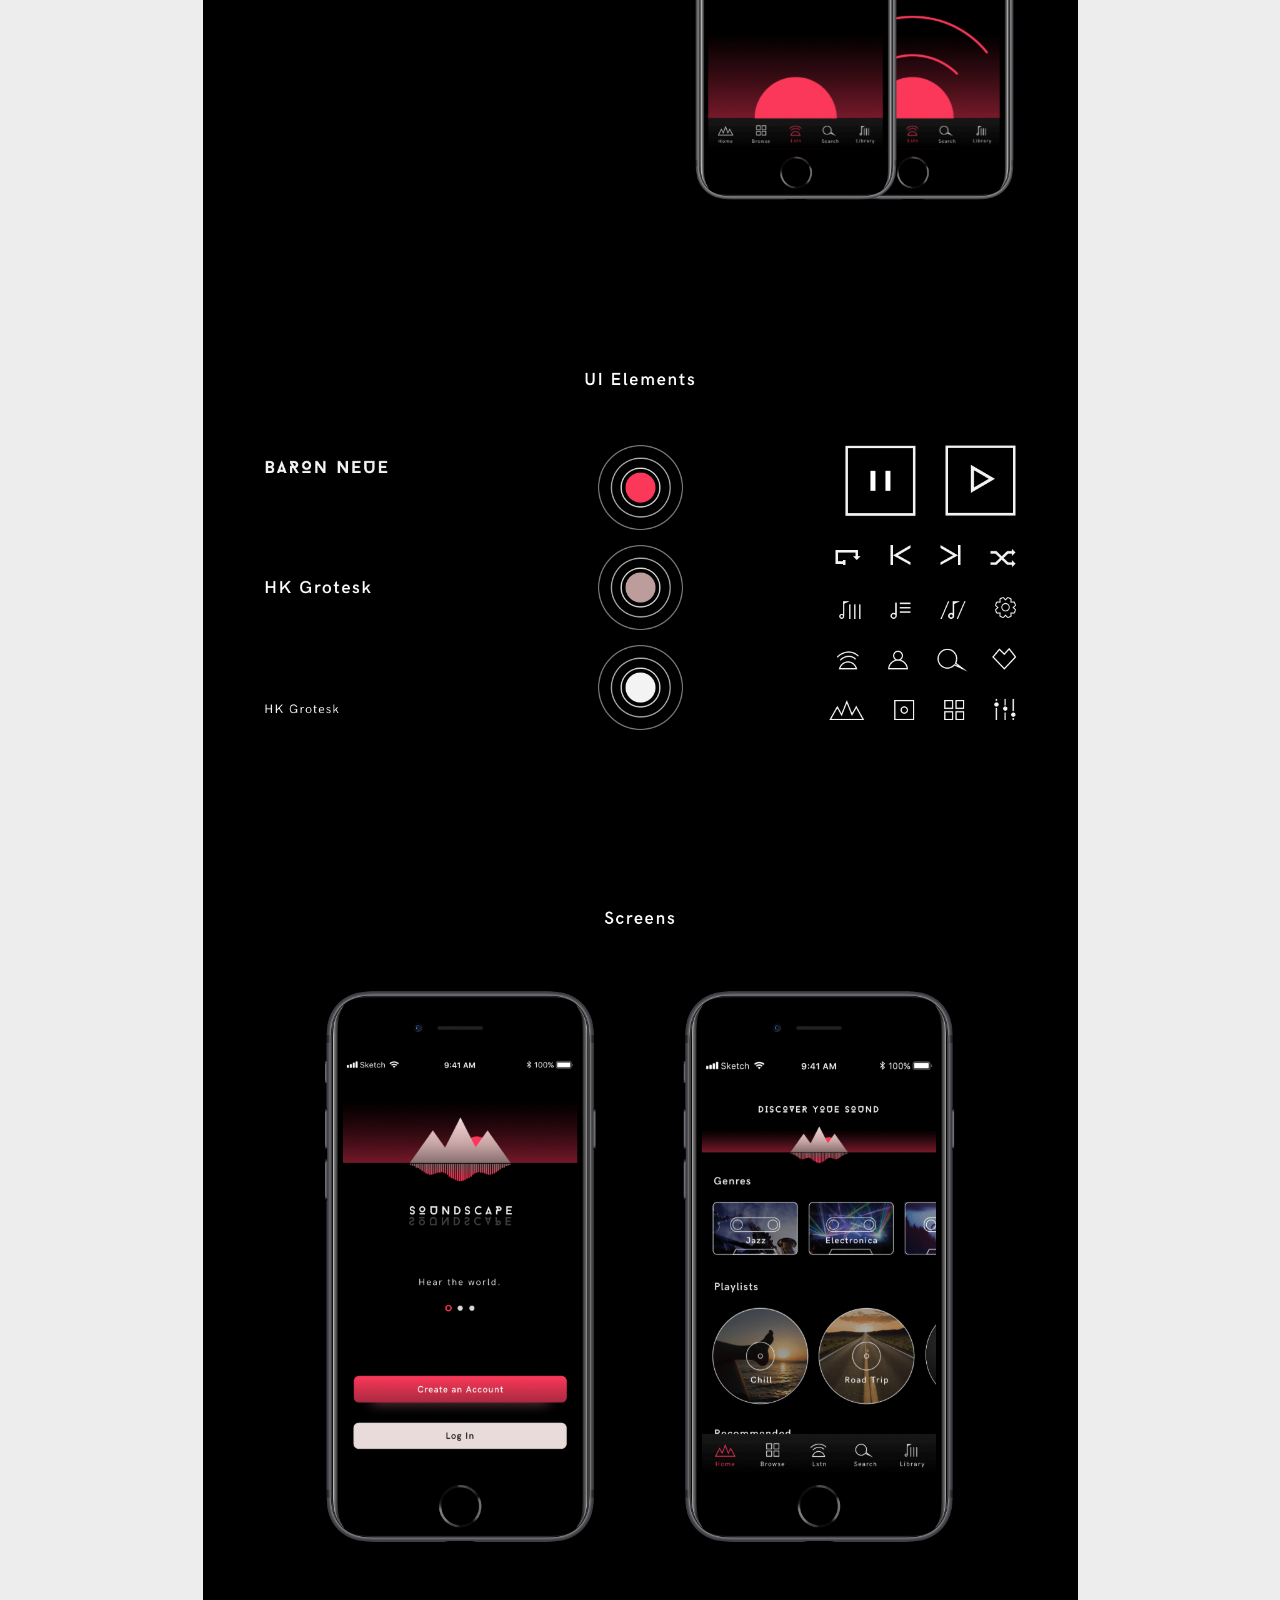
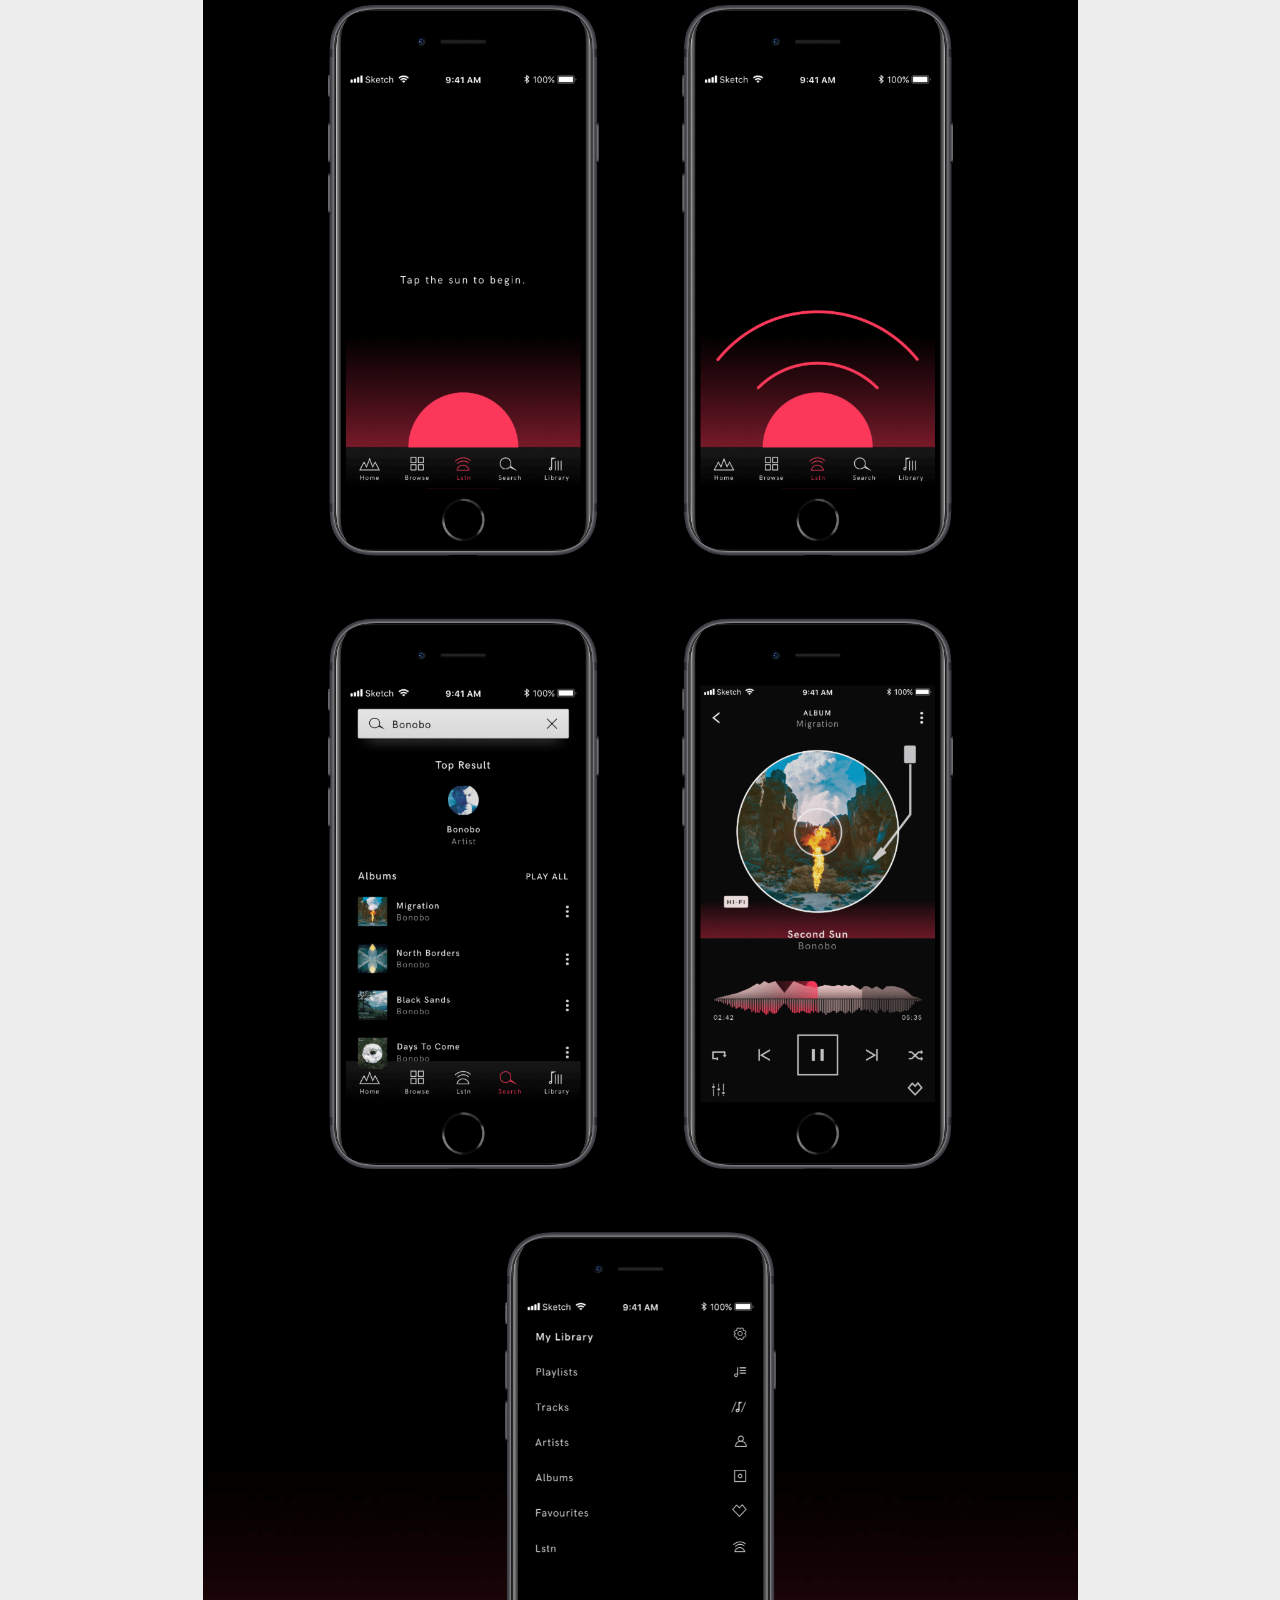
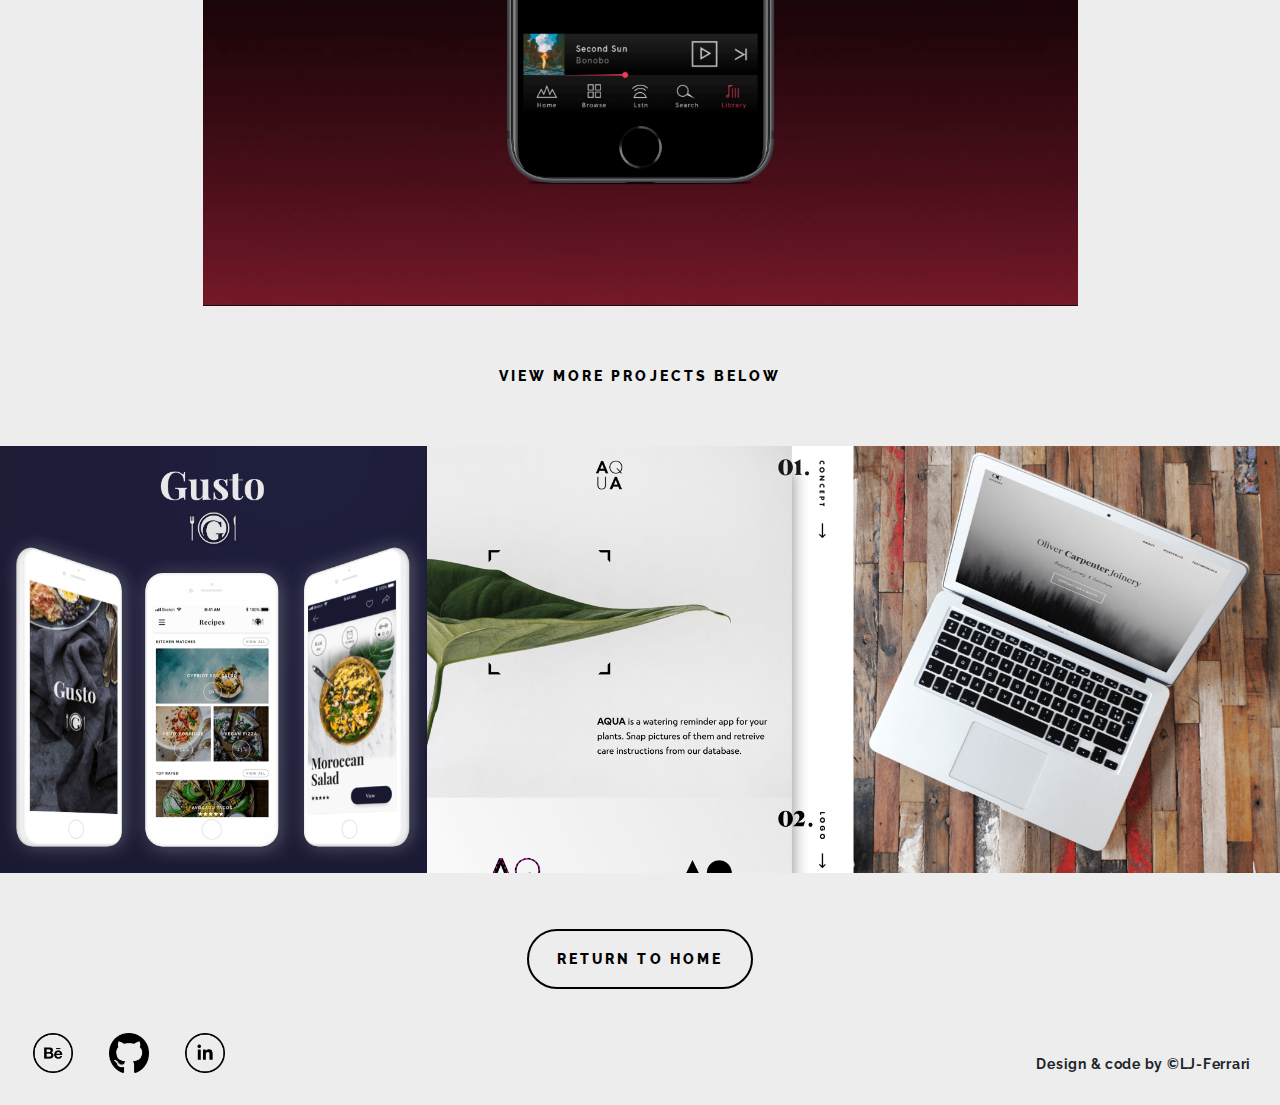
<file: soundscape.html>
<!doctype html>
<html lang="en">
    <head>
           <!-- Required meta tags -->
        <meta charset="utf-8">
        <title>Lucienne Ferrari UI/UX Designer Portfolio </title>
        <meta name="description" content="Hi. I’m Lucienne J Ferrari, an aspiring UI/UX designer whose background in Psychology offers a unique insight into the minds of users from a diverse range of cultures and environments. These experiences enable me to apply user-centered design principles and implement minimal, intuitive interfaces that create an impact.">
        <meta property="og:title" content="Lucienne Ferrari UI/UX Designer Portfolio" />
        <meta property="og:url" content="http://www.lj-ferrari.co.uk/index.html" />
        <meta property="og:image" content="http://www.lj-ferrari.co.uk/img/LJF-logo-png.jpg">
        <meta property="og:type" content="article" />
        <meta property="og:locale" content="en_GB" />
        <meta property="og:description" content="Hi. I’m Lucienne J Ferrari, an aspiring UI/UX designer whose background in Psychology offers a unique insight into the minds of users from a diverse range of cultures and environments. These experiences enable me to apply user-centered design principles and implement minimal, intuitive interfaces that create an impact.">
        <link rel="image_src" href="http://www.lj-ferrari.co.uk/img/LJF-logo-png.jpg"/>
        <meta name="viewport" content="width=device-width, initial-scale=1, shrink-to-fit=no">

        <!-- Bootstrap CSS -->
        <link rel="stylesheet" href="https://maxcdn.bootstrapcdn.com/bootstrap/4.0.0/css/bootstrap.min.css" integrity="sha384-Gn5384xqQ1aoWXA+058RXPxPg6fy4IWvTNh0E263XmFcJlSAwiGgFAW/dAiS6JXm" crossorigin="anonymous">
         <!-- Font Awesome -->
        <link rel="stylesheet" href="https://use.fontawesome.com/releases/v5.0.13/css/all.css" integrity="sha384-DNOHZ68U8hZfKXOrtjWvjxusGo9WQnrNx2sqG0tfsghAvtVlRW3tvkXWZh58N9jp" crossorigin="anonymous">



        <!-- My CSS -->
        <link rel="stylesheet" href="style.css">
        <!-- Google Fonts -->
        <link href="https://fonts.googleapis.com/css?family=Raleway:300,500,700,800" rel="stylesheet">
    </head>

    <body>

                <section id="portfolio">
        <img id="logo-mobile" src="img/ljf-logo-png.png" alt="LJF-Logo"/>
<nav class="navbar navbar-expand-lg hide">
                <button class="navbar-toggler" type="button" data-toggle="collapse" data-target="#navbarNav" aria-controls="navbarNav" aria-expanded="false" aria-label="Toggle navigation">
                    <span class="navbar-toggler-icon"><img src="img/ham-icon.svg"></span>
                </button>

                <div class="collapse navbar-collapse" id="navbarNav">

                    <ul class="navbar-nav ml-sm-auto">
                        <li class="nav-item white">
                            <a id= "about" class="nav-link-about" href="index.html">About</a>
                        </li>
                        <li class="nav-item white">
                            <a id="work" class="nav-link-work active" href="work.html">Work</a>
                        </li>
                        <li id="right-link" class="nav-item white">
                            <button id="remove-mobile-contact"><a class="contact-border" href="mailto:luciennejferrari@gmail.com"><img id="envelope-pink" src="img/Envelope.svg" alt="contact"/></a></button>
                        </li>
                    </ul>
                </div>
            </nav>
                  <!----------------->
                  
                
                <!---- Desktop Nav---->
    
               <nav class="navbar navbar-expand-sm">
                <img id="logo" src="img/ljf-logo-png.png" alt="LJF-Logo"/>
                

                <div class="collapse navbar-collapse" id="navbarNav-remove">

                    <ul class="navbar-nav ml-sm-auto">
                        <li class="nav-item white">
                            <a class="nav-link-about" href="index.html">About</a>
                        </li>
                        <li class="nav-item white">
                            <a class="nav-link-work active" href="work.html">Work</a>
                        </li>
                        <li id="right-link" class="nav-item white">
                            <button><a class="contact-border" href="mailto:luciennejferrari@gmail.com"><img id="envelope-pink" src="img/Envelope.svg" alt="contact"/></a></button>
                        </li>
                    </ul>
                </div>
            </nav>
             
<p class="soundscape-title">UI Design // Logo // Concept // Branding</p>       

             
            
           
<img class="casestudy-img margin" src="img/soundscape-pngx2-min.png" alt="Soundscape Case Study">
       
<p class="view-more">View more projects below</p> 
      
                    <div class="container-fluid work margin-top">
                <div class="row">
                    <div class="col-lg-4 col-sm-6">
                        <a class="portfolio-box gusto" href="gusto.html">
                            <img src="img/gusto-mockup-min.png" class="img-responsive" alt="Gusto App">
                            <div class="portfolio-box-caption yellow-hover">
                                <div class="portfolio-box-caption-content">
                                    <div class="project-skills text-black">
                                        <p>UI</p>
                                        <p>UX</p>
                                        <p>Logo</p>
                                        <p>Concept</p>
                                        <p>Branding</p>
                                    </div>
                                </div>
                            </div>
                        </a>
                    </div>
                    <div class="col-lg-4 col-sm-6">
                        <a href="aqua.html" class="portfolio-box aqua" data-lightbox="image-3" data-title="Your caption">
                            <img src="img/aqua-pngx2-min.png" class="img-responsive" alt="Aqua App">
                            <div class="portfolio-box-caption">
                                <div class="portfolio-box-caption-content">
                                    <div class="project-category text-faded">
                                        <p>UI</p>
                                        <p>UX</p>
                                        <p>Logo</p>
                                        <p>Concept</p>
                                        <p>Branding</p>
                                    </div>

                                </div>
                            </div>
                        </a>
                    </div>
                    <div class="col-lg-4 col-sm-6">
                        <a href="ocj.html" class="portfolio-box ocj">
                            <img src="img/ojd-minus-min.png" class="img-responsive" alt="OJD Website">
                            <div class="portfolio-box-caption">
                                <div class="portfolio-box-caption-content">
                                    <div class="project-category text-faded">
                                        <p>UI</p>
                                        <p>HTML5</p>
                                        <p>CSS3</p>
                                        <p>Bootstrap 4</p>
                                        <p>Git</p>


                                    </div>
                                </div>
                            </div>
                        </a>
                    </div>

                </div>
            </div> 
<div class="container-fluid">
    <div class="row">
        <div class="col-lg-12">
        <ul>
            <a class = "link-return" href="index.html"><li class="return">
                <i class="fas fa-arrow-left"></i>

return to home
            </li></a>
        </ul>
        </div>


    </div>
</div>
        
        
        

        
        
        
        
        
        
        
        
        
        
</section>
        
    <footer>
            <div id="footer" class="container-fluid">
                <div class="row justify-content-between">
                    <div class="col-sm-6 col-md-6 col text-align-left footer">
                        <a href="https://www.behance.net/luciennejferrari"><img class="social-icon left-icon" src="img/behance-icon.png" alt=""></a>
                        <a href="https://github.com/ljferrari"><img id="middle-icon" class="social-icon" src="img/github-icon.png" alt=""></a>
                        <a href="https://www.linkedin.com/in/ljferrari/"><img class= "social-icon margin-right" src="img/in-icon.png" alt=""></a>
                    </div>
                    <div id="copywrite" class="col-sm-5">
                        Design &amp; code by &copy;LJ-Ferrari
                    </div>
                </div>
            </div>
        </footer>





        <!-- Optional JavaScript -->
        <!-- jQuery first, then Popper.js, then Bootstrap JS -->
        <script src="https://code.jquery.com/jquery-3.2.1.slim.min.js" integrity="sha384-KJ3o2DKtIkvYIK3UENzmM7KCkRr/rE9/Qpg6aAZGJwFDMVNA/GpGFF93hXpG5KkN" crossorigin="anonymous"></script>
        <script src="https://cdnjs.cloudflare.com/ajax/libs/popper.js/1.12.9/umd/popper.min.js" integrity="sha384-ApNbgh9B+Y1QKtv3Rn7W3mgPxhU9K/ScQsAP7hUibX39j7fakFPskvXusvfa0b4Q" crossorigin="anonymous"></script>
        <script src="https://maxcdn.bootstrapcdn.com/bootstrap/4.0.0/js/bootstrap.min.js" integrity="sha384-JZR6Spejh4U02d8jOt6vLEHfe/JQGiRRSQQxSfFWpi1MquVdAyjUar5+76PVCmYl" crossorigin="anonymous"></script>
    </body>
</html>
</file>
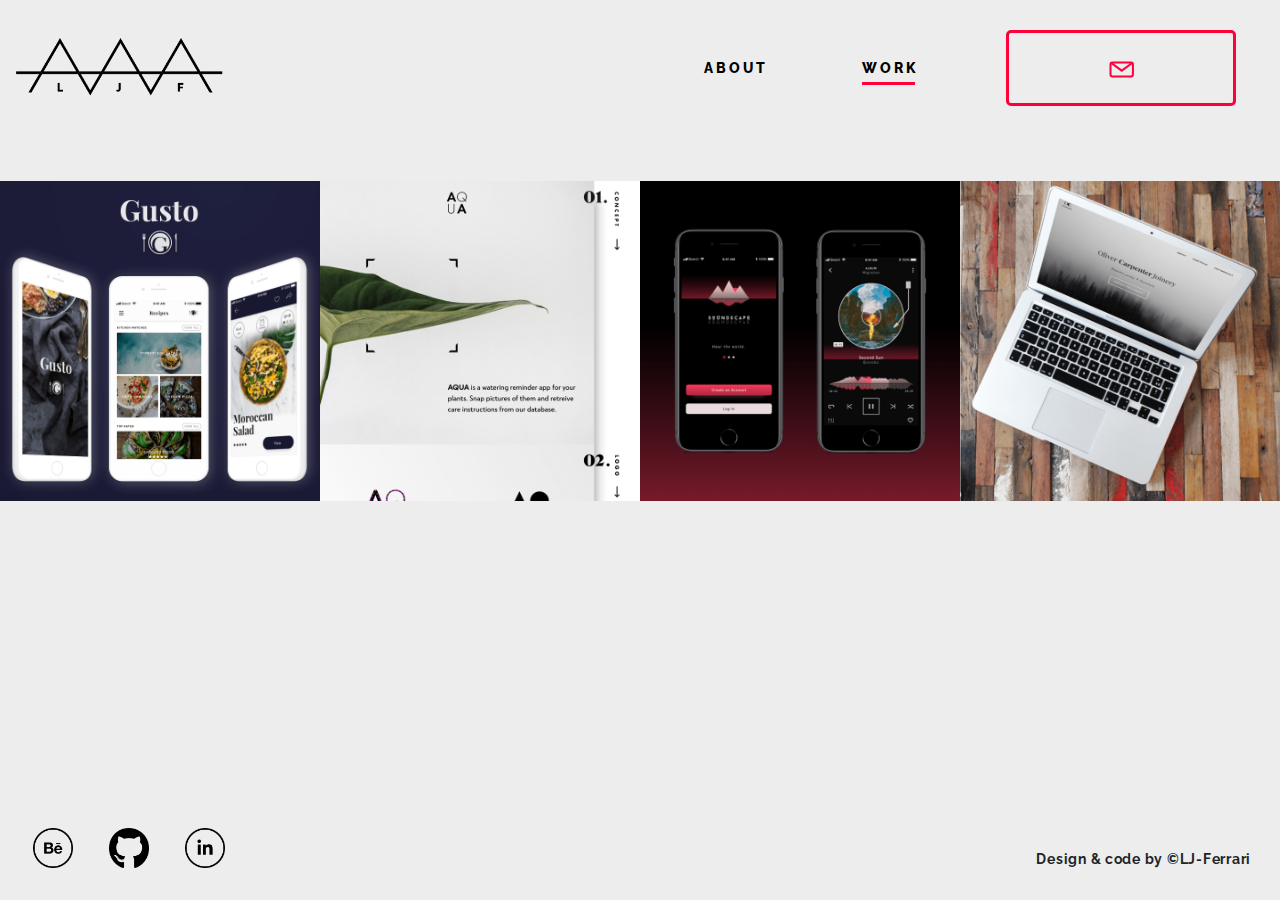
<file: work.html>
<!doctype html>
<html lang="en">
    <head>
        <!-- Required meta tags -->
        <meta charset="utf-8">
        <meta name="description" content="I’m Lucienne J Ferrari, an aspiring UI/UX designer whose background in Psychology offers a unique insight into the minds of users from a diverse range of cultures and environments. These experiences enable me to apply user-centered design principles and implement minimal, intuitive interfaces that create an impact.">
        <meta property='og:image' content='http://lj-ferrari.co.uk/LJF-logo-png.jpg'/>
        <title>Lucienne Ferrari</title>
        <meta name="viewport" content="width=device-width, initial-scale=1, shrink-to-fit=no">

        <!-- Bootstrap CSS -->
        <link rel="stylesheet" href="https://maxcdn.bootstrapcdn.com/bootstrap/4.0.0/css/bootstrap.min.css" integrity="sha384-Gn5384xqQ1aoWXA+058RXPxPg6fy4IWvTNh0E263XmFcJlSAwiGgFAW/dAiS6JXm" crossorigin="anonymous">

        <!-- My CSS -->
        <link rel="stylesheet" href="style.css">
        <!-- Google Fonts -->
        <link href="https://fonts.googleapis.com/css?family=Raleway:300,500,700,800" rel="stylesheet">
        <link href="https://fonts.googleapis.com/css?family=GFS+Didot" rel="stylesheet">
    </head>

    <body>

               <section id="portfolio">
        <img id="logo-mobile" src="img/ljf-logo-png.png" alt="LJF-Logo"/>
<nav class="navbar navbar-expand-lg hide">
                <button class="navbar-toggler" type="button" data-toggle="collapse" data-target="#navbarNav" aria-controls="navbarNav" aria-expanded="false" aria-label="Toggle navigation">
                    <span class="navbar-toggler-icon"><img src="img/ham-icon.svg"></span>
                </button>

                <div class="collapse navbar-collapse" id="navbarNav">

                    <ul class="navbar-nav ml-sm-auto">
                        <li class="nav-item white">
                            <a id= "about" class="nav-link-about" href="index.html">About</a>
                        </li>
                        <li class="nav-item white">
                            <a id="work" class="nav-link-work active" href="work.html">Work</a>
                        </li>
                        <li id="right-link" class="nav-item white">
                            <button id="remove-mobile-contact"><a class="contact-border" href="mailto:luciennejferrari@gmail.com"><img id="envelope-pink" src="img/Envelope.svg" alt="contact"/></a></button>
                        </li>
                    </ul>
                </div>
            </nav>
                  <!----------------->
                  
                
                <!---- Desktop Nav---->
    
               <nav class="navbar navbar-expand-sm">
                <img id="logo" src="img/ljf-logo-png.png" alt="LJF-Logo"/>
                

                <div class="collapse navbar-collapse" id="navbarNav-remove">

                    <ul class="navbar-nav ml-sm-auto">
                        <li class="nav-item white">
                            <a class="nav-link-about" href="index.html">About</a>
                        </li>
                        <li class="nav-item white">
                            <a class="nav-link-work active" href="work.html">Work</a>
                        </li>
                        <li id="right-link" class="nav-item white">
                            <button><a class="contact-border" href="mailto:luciennejferrari@gmail.com"><img id="envelope-pink" src="img/Envelope.svg" alt="contact"/></a></button>
                        </li>
                    </ul>
                </div>
            </nav>
             
           


            <div class="container-fluid work">
                <div class="row">
                    <div class="col-lg-3 col-sm-6">
                        <a class="portfolio-box gusto" href="gusto.html">
                            <img src="img/gusto-mockup-min.png" class="img-responsive" alt="Gusto App">
                            <div class="portfolio-box-caption yellow-hover">
                                <div class="portfolio-box-caption-content">
                                    <div class="project-skills text-black">
                                        <p>UI</p>
                                        <p>UX</p>
                                        <p>Logo</p>
                                        <p>Concept</p>
                                        <p>Branding</p>
                                    </div>
                                </div>
                            </div>
                        </a>
                    </div>
                    <div class="col-lg-3 col-sm-6">
                        <a href="aqua.html" class="portfolio-box aqua" data-lightbox="image-3" data-title="Your caption">
                            <img src="img/aqua-pngx2-min.png" class="img-responsive" alt="Aqua App">
                            <div class="portfolio-box-caption">
                                <div class="portfolio-box-caption-content">
                                    <div class="project-category text-faded">
                                        <p>UI</p>
                                        <p>UX</p>
                                        <p>Logo</p>
                                        <p>Concept</p>
                                        <p>Branding</p>
                                    </div>

                                </div>
                            </div>
                        </a>
                    </div>
                    <div class="col-lg-3 col-sm-6">
                        <a href="soundscape.html" class="portfolio-box soundscape" data-lightbox="image-2" data-title="Your caption">
                            <img src="img/soundscape-mockup-min.png" class="img-responsive" alt="Soundscape App">
                            <div class="portfolio-box-caption ">
                                <div class="portfolio-box-caption-content">
                                    <div class="project-category text-faded">
                                        <p>UI</p>
                                        <p>Logo</p>
                                        <p>Concept</p>
                                        <p>Branding</p>
                                    </div>
                                </div>
                            </div>
                        </a>
                    </div>
                    <div class="col-lg-3 col-sm-6">
                        <a href="ocj.html" class="portfolio-box ocj">
                            <img src="img/ojd-minus-min.png" class="img-responsive" alt="OJD Website">
                            <div class="portfolio-box-caption">
                                <div class="portfolio-box-caption-content">
                                    <div class="project-category text-faded">
                                        <p>UI</p>
                                        <p>HTML5</p>
                                        <p>CSS3</p>
                                        <p>Bootstrap 4</p>
                                        <p>Git</p>


                                    </div>
                                </div>
                            </div>
                        </a>
                    </div>

                </div>
            </div>
        </section>
        
        
        
      
       <footer>
            <div id="footer" class="container-fluid">
                <div class="row justify-content-between">
                    <div class="col-sm-6 col-md-6 col text-align-left footer">
                        <a href="https://www.behance.net/luciennejferrari"><img class="social-icon left-icon" src="img/behance-icon.png" alt=""></a>
                        <a href="https://github.com/ljferrari"><img id="middle-icon" class="social-icon" src="img/github-icon.png" alt=""></a>
                        <a href="https://www.linkedin.com/in/ljferrari/"><img class= "social-icon margin-right" src="img/in-icon.png" alt=""></a>
                    </div>
                    <div id="copywrite" class="col-sm-5">
                        Design &amp; code by &copy;LJ-Ferrari
                    </div>
                </div>
            </div>
        </footer>







        <!-- Optional JavaScript -->
        <!-- jQuery first, then Popper.js, then Bootstrap JS -->
        <script src="https://code.jquery.com/jquery-3.2.1.slim.min.js" integrity="sha384-KJ3o2DKtIkvYIK3UENzmM7KCkRr/rE9/Qpg6aAZGJwFDMVNA/GpGFF93hXpG5KkN" crossorigin="anonymous"></script>
        <script src="https://cdnjs.cloudflare.com/ajax/libs/popper.js/1.12.9/umd/popper.min.js" integrity="sha384-ApNbgh9B+Y1QKtv3Rn7W3mgPxhU9K/ScQsAP7hUibX39j7fakFPskvXusvfa0b4Q" crossorigin="anonymous"></script>
        <script src="https://maxcdn.bootstrapcdn.com/bootstrap/4.0.0/js/bootstrap.min.js" integrity="sha384-JZR6Spejh4U02d8jOt6vLEHfe/JQGiRRSQQxSfFWpi1MquVdAyjUar5+76PVCmYl" crossorigin="anonymous"></script>
    </body>
</html>
</file>
<file: style.css>
@font-face {

    font-family: 'Ambroise-Regular';
    src: url('Ambroise-Regular.svg#Ambroise-Regular') format('svg'),
        url('Ambroise-Regular.woff2') format('woff2'),
        url('Ambroise-Regular.woff') format('woff'),
        url('Ambroise-Regular.ttf') format('truetype'),
        url('Ambroise-Regular.eot?#iefix') format('embedded-opentype');
    font-weight: normal;
    font-style: normal;

}
 


html {
    height: 100%;
}

body {
    min-height: 100%;
    -webkit-font-smoothing: antialiased;
    text-rendering: optimizeLegibility;
    font-family: 'Raleway', sans-serif;
    font-weight: 400;
    background-color: #EDEDED;
    margin:0;
    padding:0;
    position: relative;
    padding-bottom: 5.5rem;

}



img {
    max-width: 100%;
}

#logo {
    display: none;
}

#logo-mobile {
    max-width: 14.813em;
    /*    margin: 2.125em auto;*/
    margin: 1.5em auto;
    display: block;
}



.navbar-toggler {
    border: 2px solid black !important;
    border-radius: 100px;
    margin: 0 auto;
}
.navbar-toggle-icon {
    background-color: #EFEDED;
}


/**** NAV ****/





ul {
    list-style: none;
    text-align: center;
    text-decoration: none;
    padding: none;
}


li a {
    text-align: center;
    display: inline-block;
    margin: 0;
    text-decoration: none;
    color: black;
    margin: 0 3.5em;
    padding: 0 !important;
    width: 4em;

}


.nav-link-about:hover,
.nav-link-work:hover,
.active {
    text-decoration: none;
    color: black;
    border-bottom: 3px solid #FF003A;
}

.nav-link-about {
    width: 4.3em;
}

.nav-link-work {
    width: 3.8em;
}


.nav-item {
    text-align: center;
}

#about {
    margin: 2em auto 1em;
}

#work {
    margin: 2em auto;
}



#remove-mobile {
    display: none;
}

 button {
        display: inline-block;     border: 3px solid #FF003A;
        border-radius: 5px;
        background-color: rgba(0,0,0,0.000001);
     margin-top: 1em;
        padding: 1em 3em;
    }

    button a {
        margin: 0 auto;
    }


    .contact-border {
        border-radius: 5px;
    }

.work {
    margin: 1.5em 0 3em 0;
}


#navbarNav-remove {
    visibility: hidden;
}

/*******/









/**** ABOUT ****/


.about {
    text-align: left;
    text-transform: none;
    color:black;
    font-size: 1em;
    font-weight: 300;
    letter-spacing: 0.04em;
    line-height: 1.85em;
    padding: 0;
    margin: 0 2em 0em 2em;
}

.medium,
#copywrite {
    font-weight: 500;
}

#hi {
    font-family: 'Ambroise', 'Vidaloka', serif;
    letter-spacing: 0;



    color: #FF003A;
    font-size: 3.5em;
    text-transform: none;
    letter-spacing: 0.12rem;

}


#cv {
    text-decoration: none;
    color: #FF003A;
}










/**** WORK *****/

.col-lg-3, .col-sm-6 {
    padding-left: 0;
    padding-right: 0;
}

#portfolio {
    text-align: center;
    color: #FFF;
    font-size: 14px;
    font-weight:800;
    line-height: 2;
    text-transform: uppercase;
    letter-spacing: 3.06px;
    max-width: 100%;
}


#portfolio .portfolio-box {
    display: block;
    position: relative;
    margin: 0 auto;
}
#portfolio .portfolio-box .portfolio-box-caption {
    display: block;
    position: absolute;
    bottom: 0;
    width: 100%;
    height: 100%;
    text-align: center;
    color: #fff;
    opacity: 0;
    -moz-transition: all 0.3s ease-in-out;
    -o-transition: all 0.3s ease-in-out;
    -webkit-transition: all 0.3s ease-in-out;
    transition: all 0.3s ease-in-out;
}

#portfolio .gusto .portfolio-box-caption {
    background: rgba(255, 84, 0, 0.9);
}

#portfolio .soundscape .portfolio-box-caption {
    background: rgba(255, 0, 58, 0.9);
}


#portfolio .aqua .portfolio-box-caption {
    background: rgba(158, 0, 89, 0.9);
}

#portfolio .ocj .portfolio-box-caption {
    background: rgba(57, 0, 153, 0.9);
}

#portfolio .portfolio-box .portfolio-box-caption .portfolio-box-caption-content {
    position: absolute;
    top: 50%;
    width: 100%;
    text-align: center;
    transform: translateY(-50%);
}

#portfolio .portfolio-box .portfolio-box-caption .portfolio-box-caption-content .project-category {
    text-transform: uppercase;
}

#portfolio .portfolio-box:hover .portfolio-box-caption {
    opacity: 1;
}

.margin-top {
    margin-top: 4em;
}

.view-more {
    padding-top: 4em;
    margin: 0 2em;
    color: #000;
}

.margin {
    margin-top: 2em;
}

.soundscape-title {
    color: #FF003A;
    padding-top: 1em;
}

.aqua-title {
    color: #9E0059;
    padding-top: 1em;
}

.gusto-title {
    color: #FF5400;
    padding-top: 1em;
}

.ocj-title {
    color: #390099;
    padding-top: 1em;
}





/*** FOOTER ***/

#footer {
    text-align: center;
    position: absolute;
    bottom: 0px;
    right: 0;
    left:0;
    padding: 1rem;
    height: 5.5rem;   
    margin-top: 10em;
}


#copywrite {
    padding: 1.5em 0;
    font-weight: 700;
    font-size: 0.875em;
    letter-spacing: 0.0525em;
}

.social-icon {
    width: 40px;
    margin-left: 0 auto;
}

#middle-icon {
    margin: 0 1.5em;
}

 .left-icon {
        margin: 0 auto;
    }


a #cv {
    text-decoration: none;
    color: #FF003A;
}

.circle {
    padding: 0;
    margin: 0 auto;
    text-align:center;
}


.return {
    border: solid 2px black;
    border-radius: 100px;
    padding: 0.5em 2em;
    color: black;
    margin: 1em 0 2em 0;
    display: inline-block;
}

.return-square {
    border-radius: 100px;
     border: solid 2px black;
    padding: 0.5em 2em;
    color: black;
    margin: 2em 0;
    display: inline-block;
    text-decoration: none;
}

.return-square:hover {
    color: black;
}

ul {
    padding: 0;
    margin: 0;
}

.link-return:hover {
    text-decoration: none;
}


/******* Case studies *****/

.casestudy-img {
    padding: 0;
    max-width: 100%;
}


@media (min-width: 576px) {
    
    
    
    
    #hi {   
        font-size: 5em;
        text-transform: none;
        letter-spacing: 0.12rem;
        margin-top: -0.1em;

    }
    
 
    
    .about {
    letter-spacing: 0.06em;
    margin: 0;
    font-size: 1.25em;
    font-weight: 300;
    letter-spacing: 0.04em;
    line-height: 2em;
}

    p .bio {
        font-size: 0.1em;
    }
    
    #copywrite {
    margin-right: 2em;
    text-align: right;
    }
    
    .return {
    border: solid 2px black;
    border-radius: 100px;
    padding: 1em 2em;
    color: black;
    margin: 1em 0 2em 0;
    display: inline-block;
}

}



@media (min-width: 768px) { 



    #logo {
        max-width: 14.813em;
        margin: 2.125em 0 5.750em 0;
        margin: 2.125em 0 4em 0;
        display: block;
    }

    #logo-mobile {
        display: none;
    }

    .navbar-nav {
        margin-right: 2em;
    }

    li a {
        text-align: center;
        display: inline-block;
        margin: 0;
        text-decoration: none;
        color: black;
        margin: 0 3.5em;
        padding: 0 !important;
    }


    button {
        display: inline-block;
        border: 3px solid #FF003A;
        border-radius: 5px;
        background-color: rgba(0,0,0,0.000001);
        padding: 1.5em 4em;
        margin-left: 3em;
        margin-top: -3.563em;
        margin-right: 0;
    }

    button a {
        margin: 0 auto;
    }


    .contact-border {
        border-radius: 5px;
    }


    .hide {
        display: none;
    }


    #navbarNav-remove {
        visibility: visible;
    }

    .social-icon {
        max-width: 48px;
    }


    .text-align-left {
        text-align: left;
    }

    #middle-icon {
        margin: 0 2em;

    }     
    .left-icon {
        margin-left: 2em;
    }


}

@media (min-width: 992px) {

    button {
        padding: 1.5em 6em;
    }

    .casestudy-img {
        padding: 0;
        max-width: 62.500em;
    }
}
</file>
